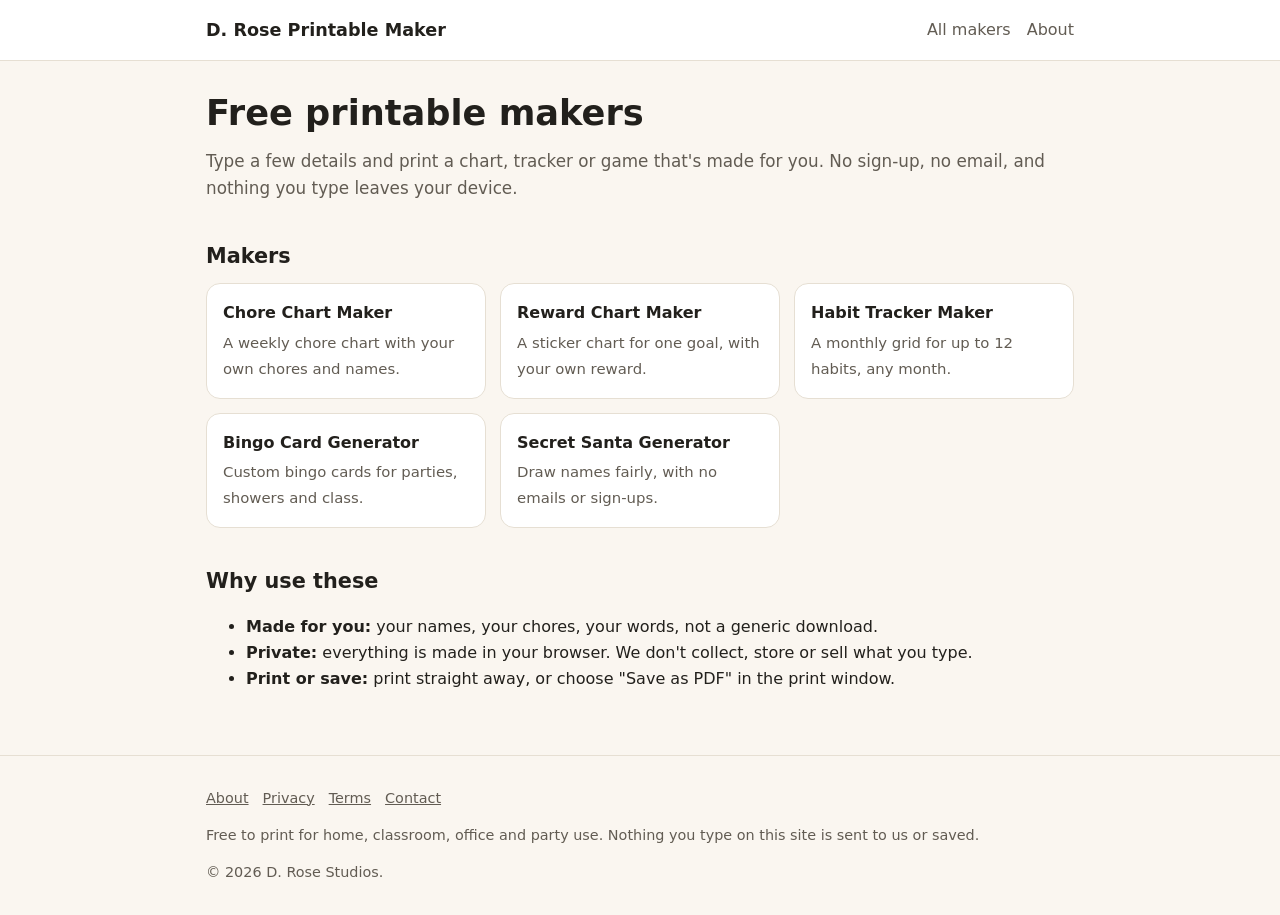
<file: index.html>
<!doctype html>
<html lang="en"><head><meta charset="utf-8"><meta name="viewport" content="width=device-width,initial-scale=1">
<title>D. Rose Printable Maker: Free Custom Chore Charts, Bingo Cards and More</title><meta name="description" content="Free printable makers: chore charts, reward charts, habit trackers, custom bingo cards and a Secret Santa generator. No sign-up and nothing is stored.">
<link rel="canonical" href="https://2vndjmv4cn-cloud.github.io/printable-maker/"><meta name="referrer" content="strict-origin-when-cross-origin">
<meta http-equiv="Content-Security-Policy" content="default-src 'self'; img-src 'self' data:; style-src 'self'; script-src 'self'; form-action 'none'; base-uri 'self'">
<meta property="og:title" content="D. Rose Printable Maker: Free Custom Chore Charts, Bingo Cards and More"><meta property="og:description" content="Free printable makers: chore charts, reward charts, habit trackers, custom bingo cards and a Secret Santa generator. No sign-up and nothing is stored."><meta property="og:type" content="website"><meta property="og:url" content="https://2vndjmv4cn-cloud.github.io/printable-maker/">
<link rel="stylesheet" href="css/style.css"></head>
<body><a class="skip" href="#main">Skip to content</a>
<header class="site"><div class="wrap"><a class="brand" href="./">D. Rose Printable Maker</a><nav class="top" aria-label="Main"><a href="./#makers">All makers</a><a href="about.html">About</a></nav></div></header>
<main id="main" class="wrap">
<h1>Free printable makers</h1><p class="lead">Type a few details and print a chart, tracker or game that's made for you. No sign-up, no email, and nothing you type leaves your device.</p>
<h2 id="makers">Makers</h2><div class="grid"><a class="tile" href="chore-chart-maker.html"><strong>Chore Chart Maker</strong><span>A weekly chore chart with your own chores and names.</span></a><a class="tile" href="reward-chart-maker.html"><strong>Reward Chart Maker</strong><span>A sticker chart for one goal, with your own reward.</span></a><a class="tile" href="habit-tracker-maker.html"><strong>Habit Tracker Maker</strong><span>A monthly grid for up to 12 habits, any month.</span></a><a class="tile" href="bingo-card-generator.html"><strong>Bingo Card Generator</strong><span>Custom bingo cards for parties, showers and class.</span></a><a class="tile" href="secret-santa-generator.html"><strong>Secret Santa Generator</strong><span>Draw names fairly, with no emails or sign-ups.</span></a></div>
<h2>Why use these</h2><ul><li><strong>Made for you:</strong> your names, your chores, your words, not a generic download.</li><li><strong>Private:</strong> everything is made in your browser. We don't collect, store or sell what you type.</li><li><strong>Print or save:</strong> print straight away, or choose "Save as PDF" in the print window.</li></ul>
</main>
<footer class="site"><div class="wrap"><p><a href="about.html">About</a><a href="privacy.html">Privacy</a><a href="terms.html">Terms</a><a href="contact.html">Contact</a></p>
<p>Free to print for home, classroom, office and party use. Nothing you type on this site is sent to us or saved.</p>
<p>&copy; 2026 D. Rose Studios.</p></div></footer>
</body></html>
</file>
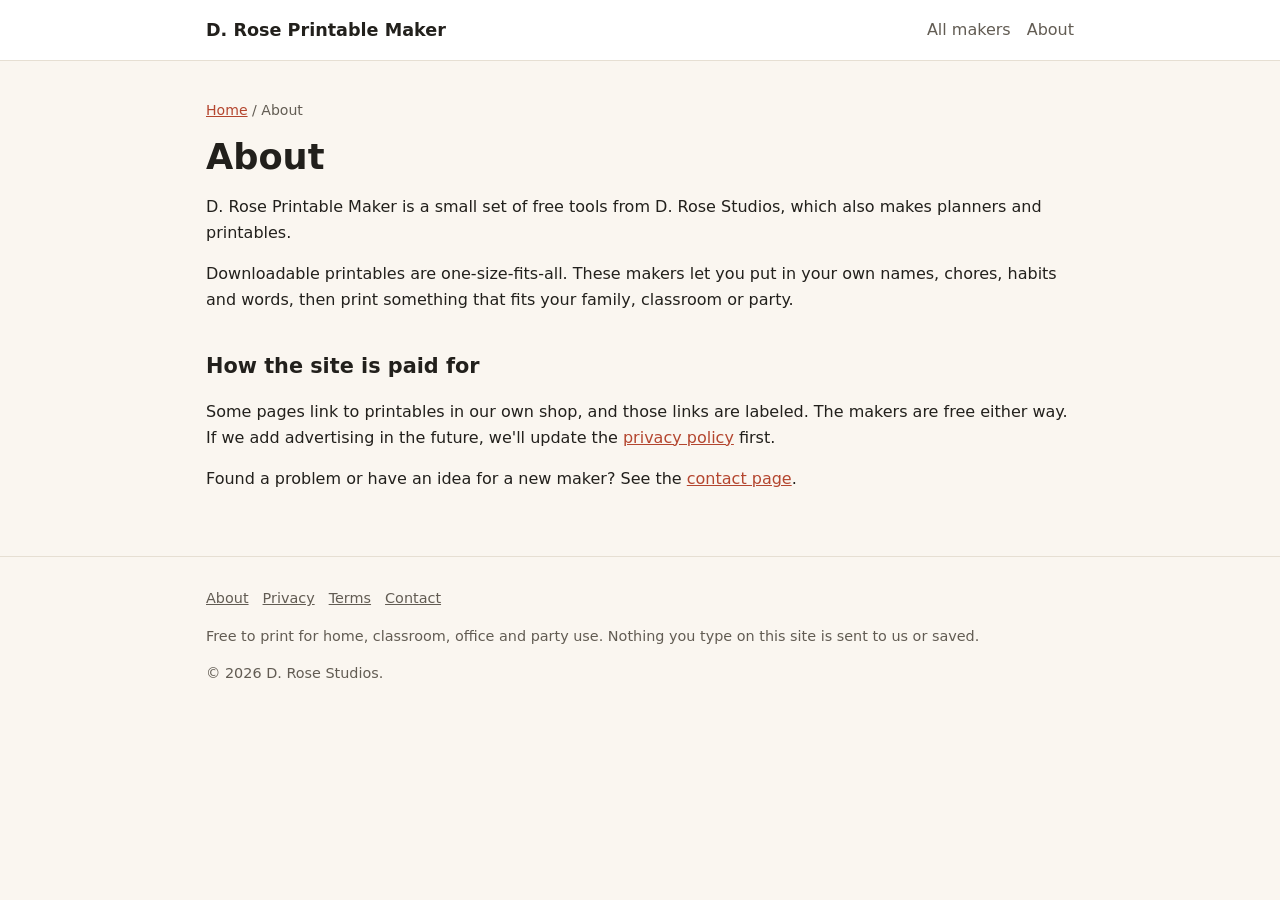
<file: about.html>
<!doctype html>
<html lang="en"><head><meta charset="utf-8"><meta name="viewport" content="width=device-width,initial-scale=1">
<title>About | D. Rose Printable Maker</title><meta name="description" content="About D. Rose Printable Maker: free custom printables from D. Rose Studios.">
<link rel="canonical" href="https://2vndjmv4cn-cloud.github.io/printable-maker/about.html"><meta name="referrer" content="strict-origin-when-cross-origin">
<meta http-equiv="Content-Security-Policy" content="default-src 'self'; img-src 'self' data:; style-src 'self'; script-src 'self'; form-action 'none'; base-uri 'self'">
<meta property="og:title" content="About | D. Rose Printable Maker"><meta property="og:description" content="About D. Rose Printable Maker: free custom printables from D. Rose Studios."><meta property="og:type" content="website"><meta property="og:url" content="https://2vndjmv4cn-cloud.github.io/printable-maker/about.html">
<link rel="stylesheet" href="css/style.css"></head>
<body><a class="skip" href="#main">Skip to content</a>
<header class="site"><div class="wrap"><a class="brand" href="./">D. Rose Printable Maker</a><nav class="top" aria-label="Main"><a href="./#makers">All makers</a><a href="about.html">About</a></nav></div></header>
<main id="main" class="wrap"><p class="hint crumbs"><a href="./">Home</a> / About</p>
<h1>About</h1><p>D. Rose Printable Maker is a small set of free tools from D. Rose Studios, which also makes planners and printables.</p>
<p>Downloadable printables are one-size-fits-all. These makers let you put in your own names, chores, habits and words, then print something that fits your family, classroom or party.</p>
<h2>How the site is paid for</h2><p>Some pages link to printables in our own shop, and those links are labeled. The makers are free either way. If we add advertising in the future, we'll update the <a href="privacy.html">privacy policy</a> first.</p>
<p>Found a problem or have an idea for a new maker? See the <a href="contact.html">contact page</a>.</p>
</main>
<footer class="site"><div class="wrap"><p><a href="about.html">About</a><a href="privacy.html">Privacy</a><a href="terms.html">Terms</a><a href="contact.html">Contact</a></p>
<p>Free to print for home, classroom, office and party use. Nothing you type on this site is sent to us or saved.</p>
<p>&copy; 2026 D. Rose Studios.</p></div></footer>
</body></html>
</file>
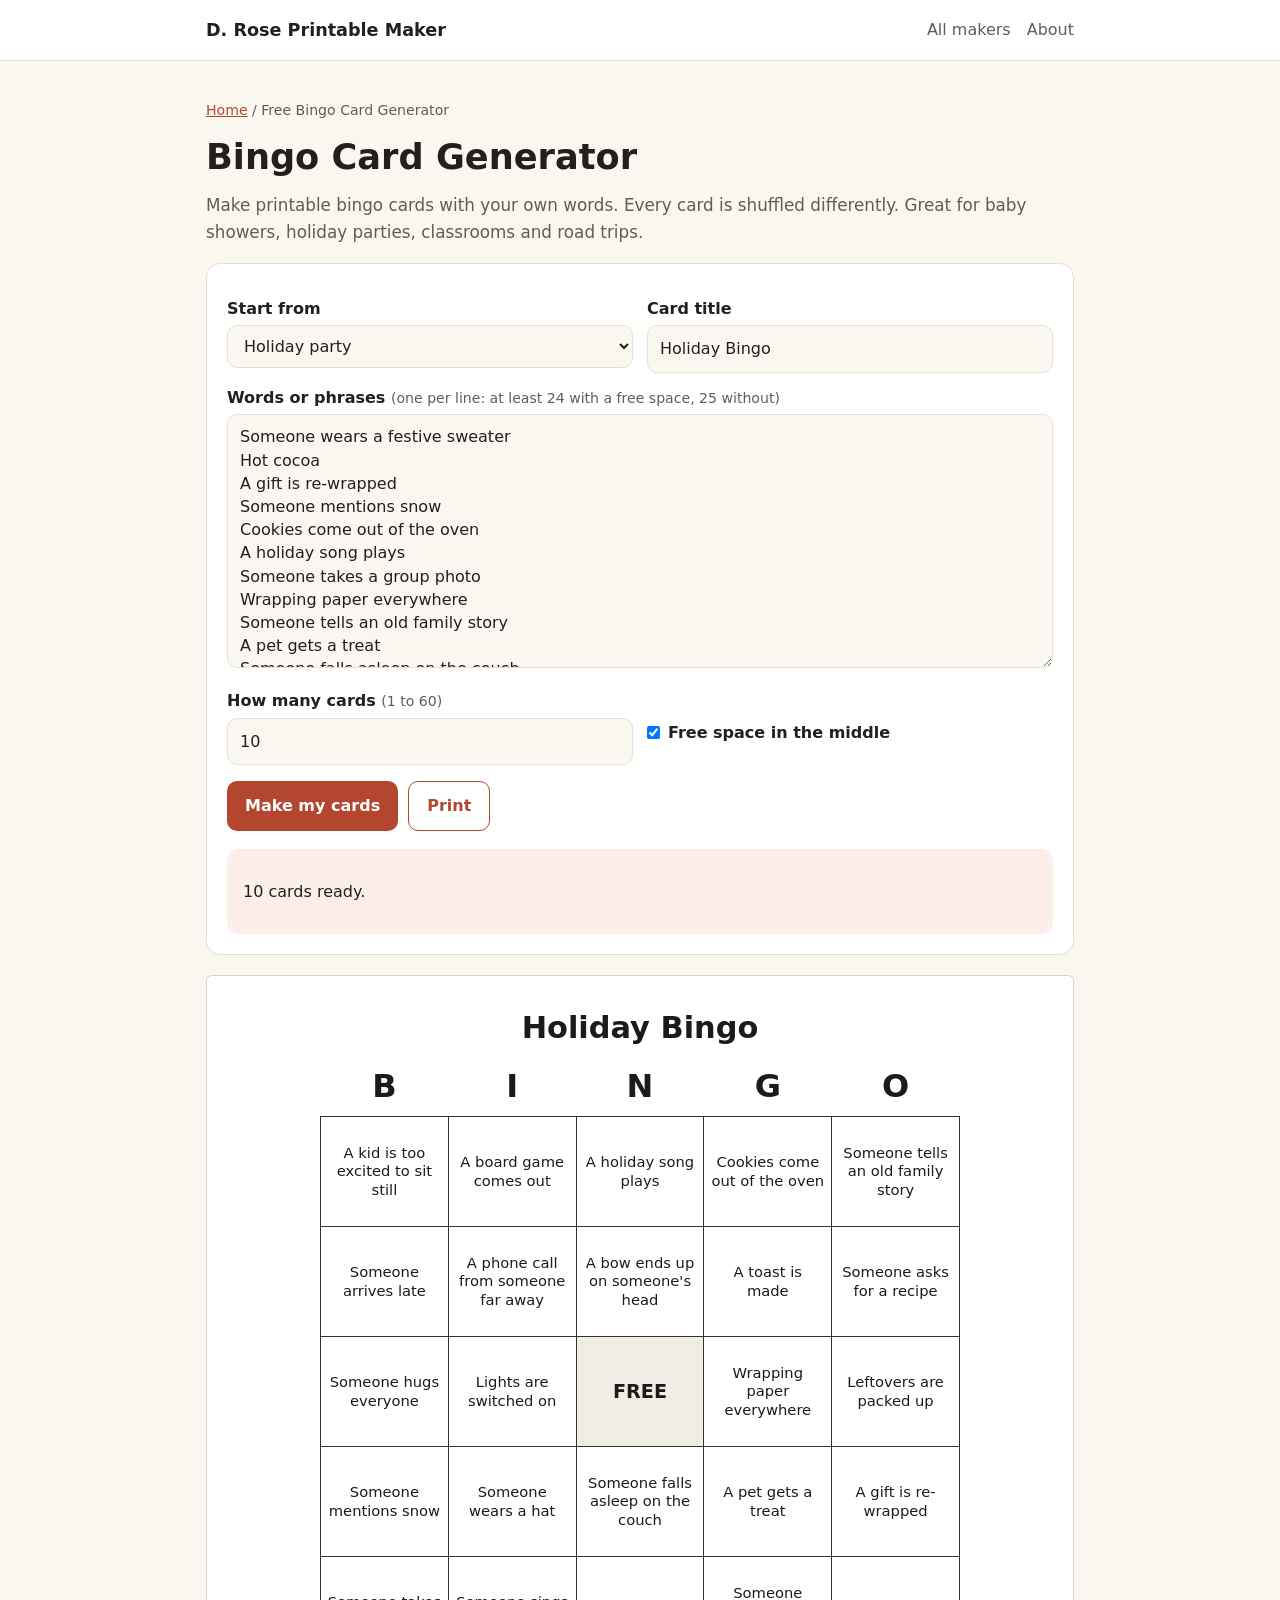
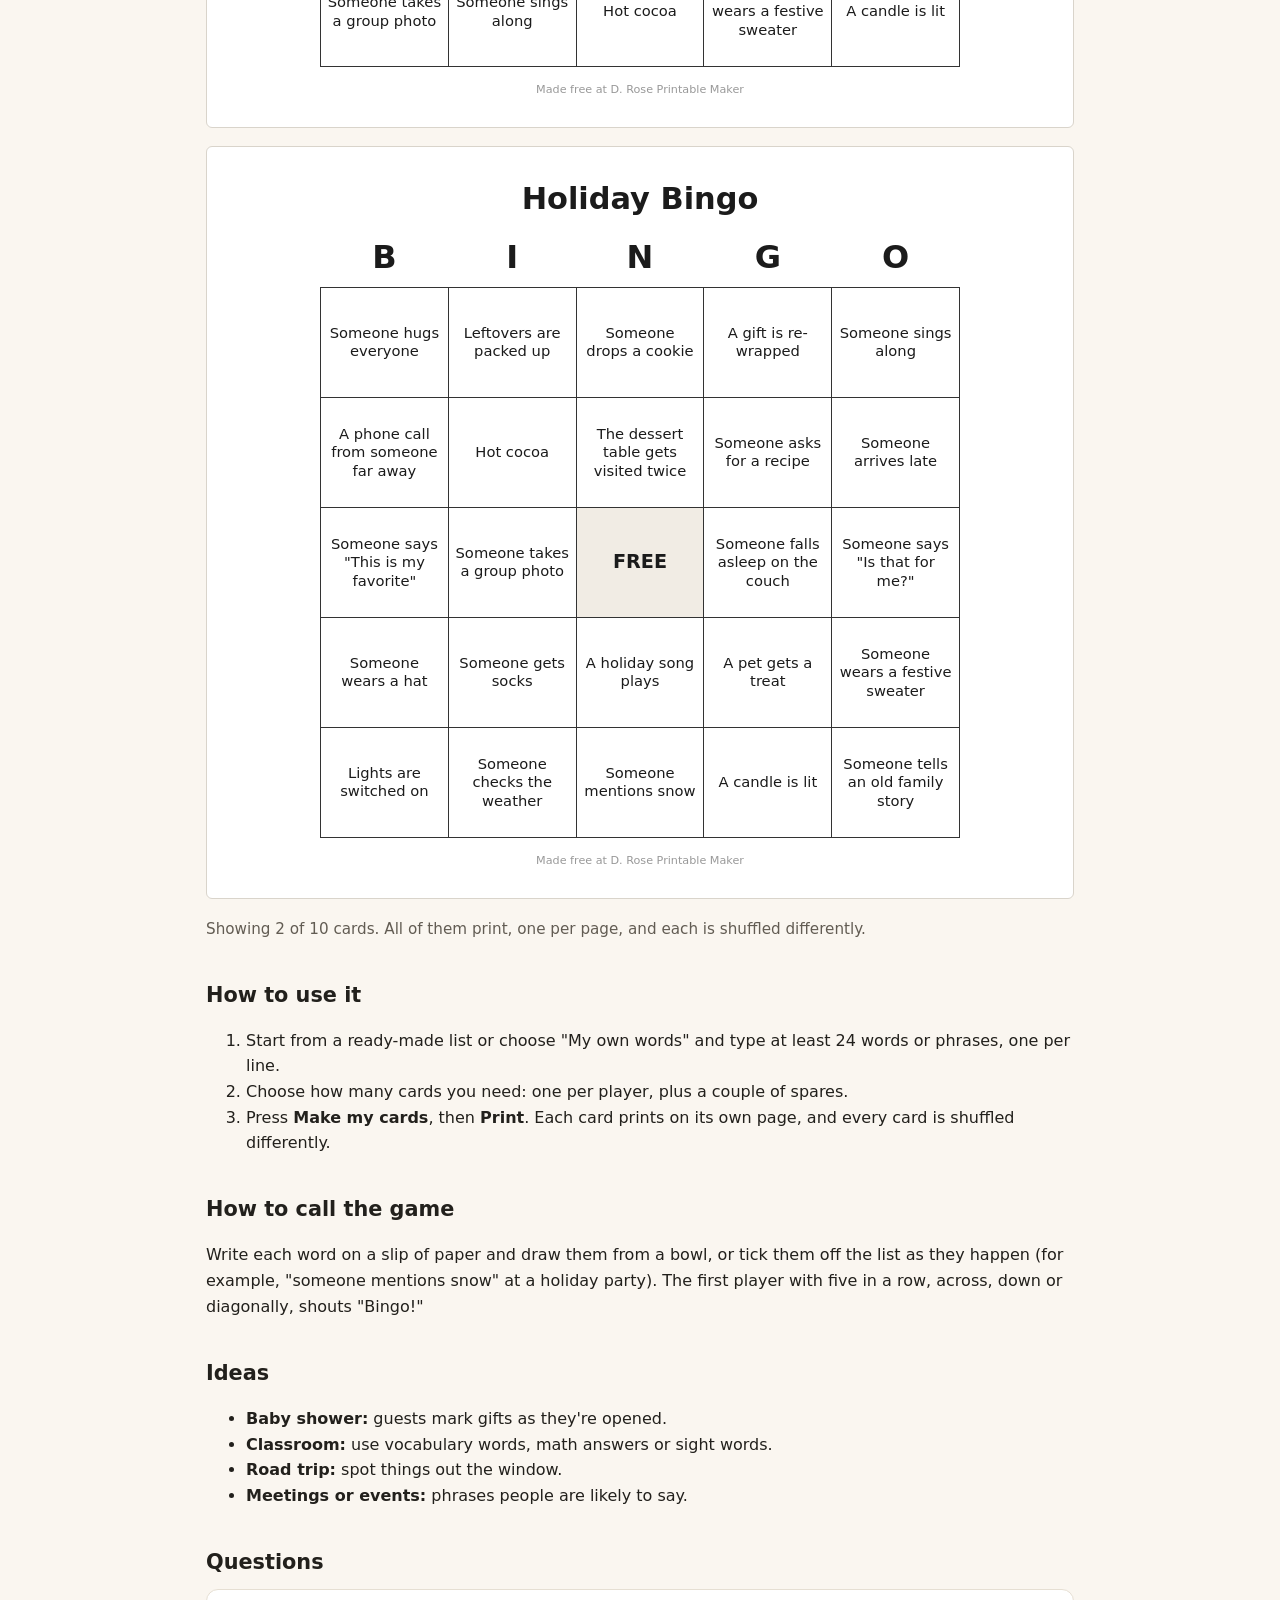
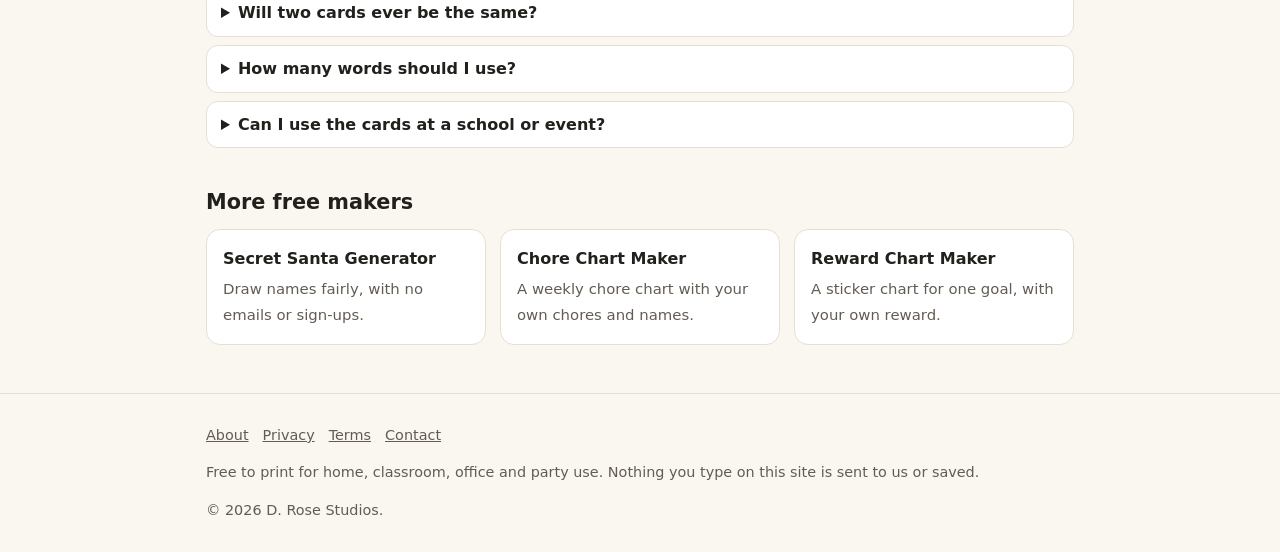
<file: bingo-card-generator.html>
<!doctype html>
<html lang="en"><head><meta charset="utf-8"><meta name="viewport" content="width=device-width,initial-scale=1">
<title>Free Bingo Card Generator: Printable Custom Bingo Cards | D. Rose Printable Maker</title><meta name="description" content="Make free printable bingo cards with your own words. Every card is shuffled differently. Great for baby showers, holiday parties, classrooms and road trips.">
<link rel="canonical" href="https://2vndjmv4cn-cloud.github.io/printable-maker/bingo-card-generator.html"><meta name="referrer" content="strict-origin-when-cross-origin">
<meta http-equiv="Content-Security-Policy" content="default-src 'self'; img-src 'self' data:; style-src 'self'; script-src 'self'; form-action 'none'; base-uri 'self'">
<meta property="og:title" content="Free Bingo Card Generator: Printable Custom Bingo Cards | D. Rose Printable Maker"><meta property="og:description" content="Make free printable bingo cards with your own words. Every card is shuffled differently. Great for baby showers, holiday parties, classrooms and road trips."><meta property="og:type" content="website"><meta property="og:url" content="https://2vndjmv4cn-cloud.github.io/printable-maker/bingo-card-generator.html">
<link rel="stylesheet" href="css/style.css"><script src="js/gen.js" defer></script><script src="js/makers.js" defer></script></head>
<body data-tool="bingo"><a class="skip" href="#main">Skip to content</a>
<header class="site"><div class="wrap"><a class="brand" href="./">D. Rose Printable Maker</a><nav class="top" aria-label="Main"><a href="./#makers">All makers</a><a href="about.html">About</a></nav></div></header>
<main id="main" class="wrap"><p class="hint crumbs"><a href="./">Home</a> / Free Bingo Card Generator</p>
<h1>Bingo Card Generator</h1><p class="lead">Make printable bingo cards with your own words. Every card is shuffled differently. Great for baby showers, holiday parties, classrooms and road trips.</p>
<form id="f" class="card" novalidate><div class="row"><div><label for="preset">Start from</label><select id="preset"><option value="holiday" selected>Holiday party</option><option value="baby">Baby shower</option><option value="road">Road trip</option><option value="blank">My own words</option></select></div><div><label for="title">Card title</label><input id="title" name="title" inputmode="text" value="Holiday Bingo" maxlength="60" autocomplete="off"></div></div><div><label for="words">Words or phrases <span class=hint>(one per line: at least 24 with a free space, 25 without)</span></label><textarea id="words" name="words" rows="10" autocomplete="off" spellcheck="true"></textarea></div><div class="row"><div><label for="count">How many cards <span class=hint>(1 to 60)</span></label><input id="count" name="count" inputmode="numeric" value="10" maxlength="2" autocomplete="off"></div><div><label class="check"><input type="checkbox" id="free" checked> Free space in the middle</label></div></div><div class="actions"><button type="submit">Make my cards</button><button type="button" id="print" class="ghost" hidden>Print</button></div><div id="msg" class="results" aria-live="polite"></div></form>
<section id="sheets" class="sheets" aria-label="Preview"></section>
<h2>How to use it</h2><ol><li>Start from a ready-made list or choose "My own words" and type at least 24 words or phrases, one per line.</li>
<li>Choose how many cards you need: one per player, plus a couple of spares.</li>
<li>Press <strong>Make my cards</strong>, then <strong>Print</strong>. Each card prints on its own page, and every card is shuffled differently.</li></ol>
<h2>How to call the game</h2><p>Write each word on a slip of paper and draw them from a bowl, or tick them off the list as they happen (for example, "someone mentions snow" at a holiday party). The first player with five in a row, across, down or diagonally, shouts "Bingo!"</p>
<h2>Ideas</h2><ul><li><strong>Baby shower:</strong> guests mark gifts as they're opened.</li><li><strong>Classroom:</strong> use vocabulary words, math answers or sight words.</li><li><strong>Road trip:</strong> spot things out the window.</li><li><strong>Meetings or events:</strong> phrases people are likely to say.</li></ul><h2>Questions</h2><details><summary>Will two cards ever be the same?</summary><p>No. The generator checks every card and never prints the same layout twice.</p></details><details><summary>How many words should I use?</summary><p>24 is the minimum with a free space. Using 30 to 50 makes the cards more varied, so games don't all end at once.</p></details><details><summary>Can I use the cards at a school or event?</summary><p>Yes. Print as many as you need for home, classroom, office or party use.</p></details><h2>More free makers</h2><div class="grid"><a class="tile" href="secret-santa-generator.html"><strong>Secret Santa Generator</strong><span>Draw names fairly, with no emails or sign-ups.</span></a><a class="tile" href="chore-chart-maker.html"><strong>Chore Chart Maker</strong><span>A weekly chore chart with your own chores and names.</span></a><a class="tile" href="reward-chart-maker.html"><strong>Reward Chart Maker</strong><span>A sticker chart for one goal, with your own reward.</span></a></div>
</main>
<footer class="site"><div class="wrap"><p><a href="about.html">About</a><a href="privacy.html">Privacy</a><a href="terms.html">Terms</a><a href="contact.html">Contact</a></p>
<p>Free to print for home, classroom, office and party use. Nothing you type on this site is sent to us or saved.</p>
<p>&copy; 2026 D. Rose Studios.</p></div></footer>
</body></html>
</file>
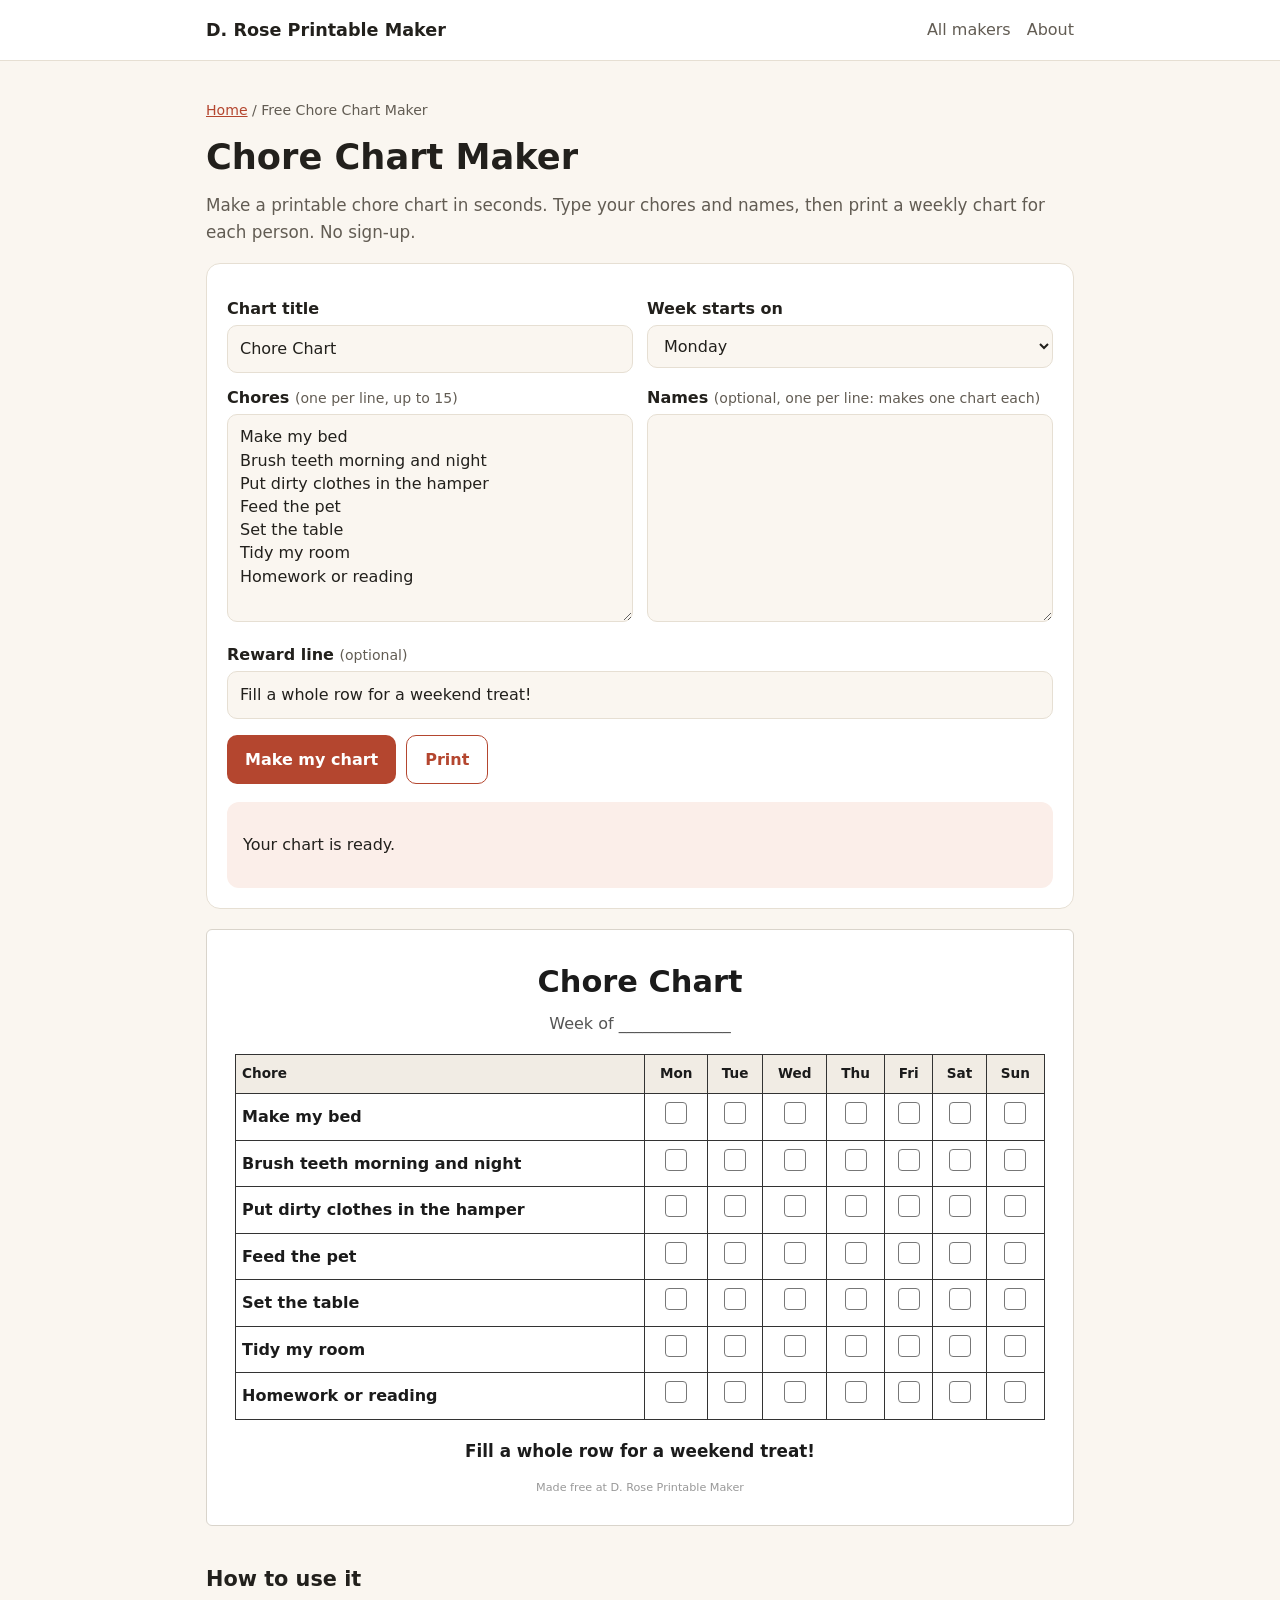
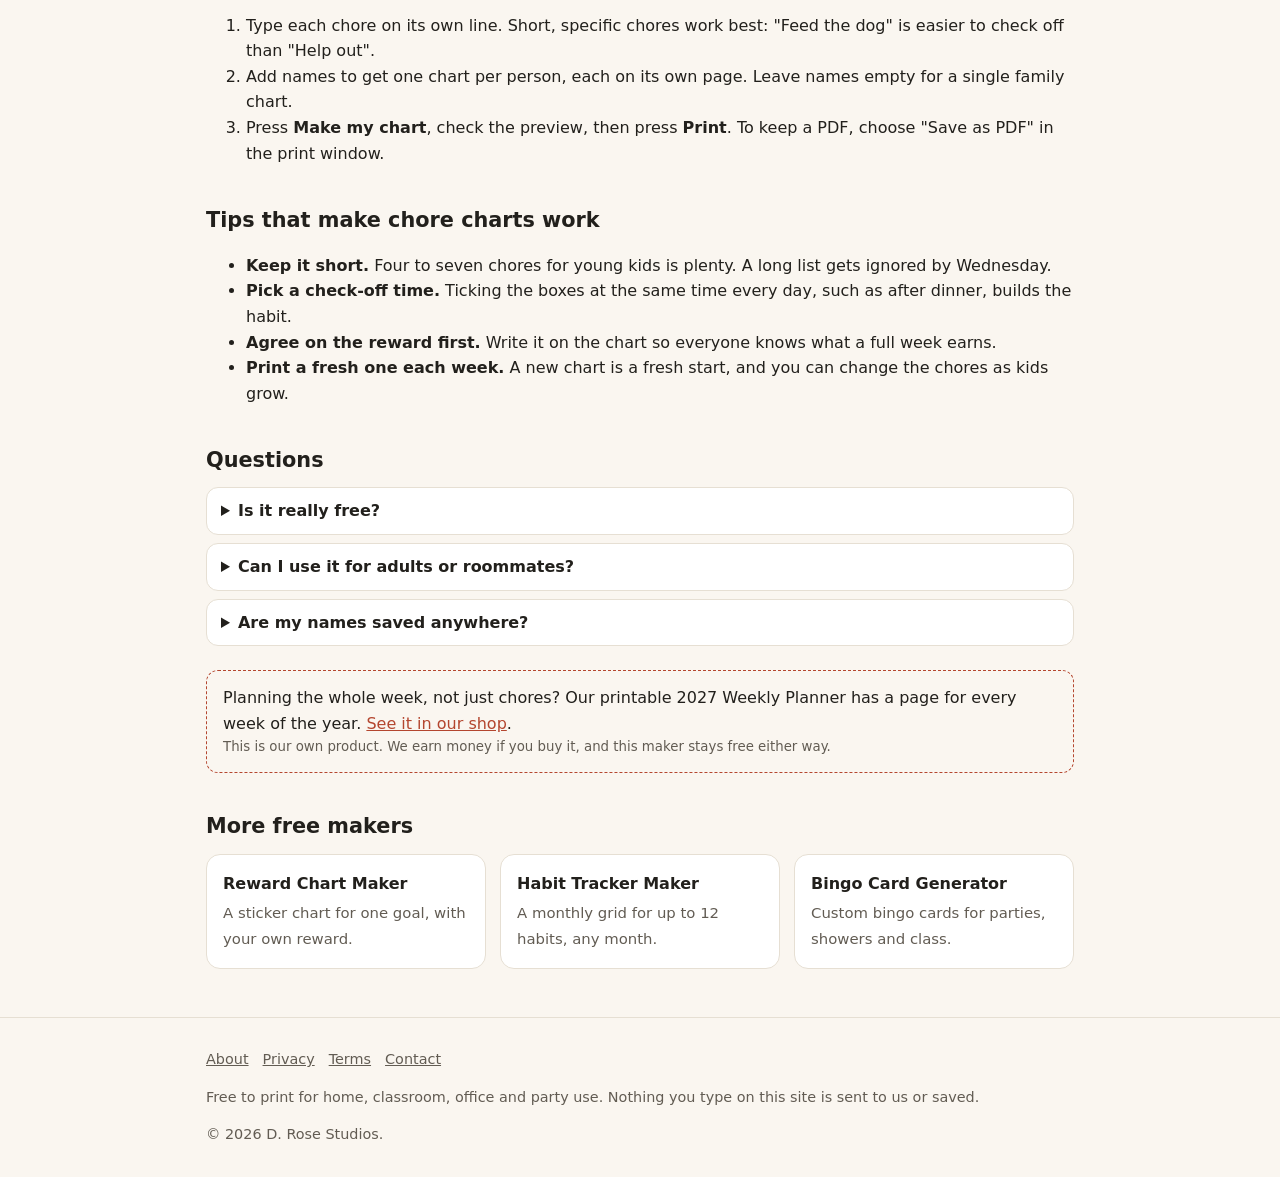
<file: chore-chart-maker.html>
<!doctype html>
<html lang="en"><head><meta charset="utf-8"><meta name="viewport" content="width=device-width,initial-scale=1">
<title>Free Chore Chart Maker: Printable Weekly Chore Chart | D. Rose Printable Maker</title><meta name="description" content="Make a free printable chore chart in seconds. Type your chores and names, then print a weekly chart for each person. No sign-up.">
<link rel="canonical" href="https://2vndjmv4cn-cloud.github.io/printable-maker/chore-chart-maker.html"><meta name="referrer" content="strict-origin-when-cross-origin">
<meta http-equiv="Content-Security-Policy" content="default-src 'self'; img-src 'self' data:; style-src 'self'; script-src 'self'; form-action 'none'; base-uri 'self'">
<meta property="og:title" content="Free Chore Chart Maker: Printable Weekly Chore Chart | D. Rose Printable Maker"><meta property="og:description" content="Make a free printable chore chart in seconds. Type your chores and names, then print a weekly chart for each person. No sign-up."><meta property="og:type" content="website"><meta property="og:url" content="https://2vndjmv4cn-cloud.github.io/printable-maker/chore-chart-maker.html">
<link rel="stylesheet" href="css/style.css"><script src="js/gen.js" defer></script><script src="js/makers.js" defer></script></head>
<body data-tool="chore"><a class="skip" href="#main">Skip to content</a>
<header class="site"><div class="wrap"><a class="brand" href="./">D. Rose Printable Maker</a><nav class="top" aria-label="Main"><a href="./#makers">All makers</a><a href="about.html">About</a></nav></div></header>
<main id="main" class="wrap"><p class="hint crumbs"><a href="./">Home</a> / Free Chore Chart Maker</p>
<h1>Chore Chart Maker</h1><p class="lead">Make a printable chore chart in seconds. Type your chores and names, then print a weekly chart for each person. No sign-up.</p>
<form id="f" class="card" novalidate><div class="row"><div><label for="title">Chart title</label><input id="title" name="title" inputmode="text" value="Chore Chart" maxlength="60" autocomplete="off"></div><div><label for="start">Week starts on</label><select id="start"><option value="mon" selected>Monday</option><option value="sun">Sunday</option></select></div></div><div class="row"><div><label for="chores">Chores <span class=hint>(one per line, up to 15)</span></label><textarea id="chores" name="chores" rows="8" autocomplete="off" spellcheck="true">Make my bed
Brush teeth morning and night
Put dirty clothes in the hamper
Feed the pet
Set the table
Tidy my room
Homework or reading</textarea></div><div><label for="names">Names <span class=hint>(optional, one per line: makes one chart each)</span></label><textarea id="names" name="names" rows="8" autocomplete="off" spellcheck="true"></textarea></div></div><div><label for="reward">Reward line <span class=hint>(optional)</span></label><input id="reward" name="reward" inputmode="text" value="Fill a whole row for a weekend treat!" maxlength="80" autocomplete="off"></div><div class="actions"><button type="submit">Make my chart</button><button type="button" id="print" class="ghost" hidden>Print</button></div><div id="msg" class="results" aria-live="polite"></div></form>
<section id="sheets" class="sheets" aria-label="Preview"></section>
<h2>How to use it</h2><ol><li>Type each chore on its own line. Short, specific chores work best: "Feed the dog" is easier to check off than "Help out".</li>
<li>Add names to get one chart per person, each on its own page. Leave names empty for a single family chart.</li>
<li>Press <strong>Make my chart</strong>, check the preview, then press <strong>Print</strong>. To keep a PDF, choose "Save as PDF" in the print window.</li></ol>
<h2>Tips that make chore charts work</h2><ul><li><strong>Keep it short.</strong> Four to seven chores for young kids is plenty. A long list gets ignored by Wednesday.</li>
<li><strong>Pick a check-off time.</strong> Ticking the boxes at the same time every day, such as after dinner, builds the habit.</li>
<li><strong>Agree on the reward first.</strong> Write it on the chart so everyone knows what a full week earns.</li>
<li><strong>Print a fresh one each week.</strong> A new chart is a fresh start, and you can change the chores as kids grow.</li></ul><h2>Questions</h2><details><summary>Is it really free?</summary><p>Yes. Make and print as many charts as you like, for your family or a classroom. There's no sign-up.</p></details><details><summary>Can I use it for adults or roommates?</summary><p>Yes. Change the title to something like "House Jobs" and add each person's name.</p></details><details><summary>Are my names saved anywhere?</summary><p>No. Everything happens in your browser. When you leave the page, it's gone.</p></details><div class="shop">Planning the whole week, not just chores? Our printable 2027 Weekly Planner has a page for every week of the year. <a href="https://drosestudio.gumroad.com/l/weekly-planner-printable-2027">See it in our shop</a>.<small>This is our own product. We earn money if you buy it, and this maker stays free either way.</small></div><h2>More free makers</h2><div class="grid"><a class="tile" href="reward-chart-maker.html"><strong>Reward Chart Maker</strong><span>A sticker chart for one goal, with your own reward.</span></a><a class="tile" href="habit-tracker-maker.html"><strong>Habit Tracker Maker</strong><span>A monthly grid for up to 12 habits, any month.</span></a><a class="tile" href="bingo-card-generator.html"><strong>Bingo Card Generator</strong><span>Custom bingo cards for parties, showers and class.</span></a></div>
</main>
<footer class="site"><div class="wrap"><p><a href="about.html">About</a><a href="privacy.html">Privacy</a><a href="terms.html">Terms</a><a href="contact.html">Contact</a></p>
<p>Free to print for home, classroom, office and party use. Nothing you type on this site is sent to us or saved.</p>
<p>&copy; 2026 D. Rose Studios.</p></div></footer>
</body></html>
</file>
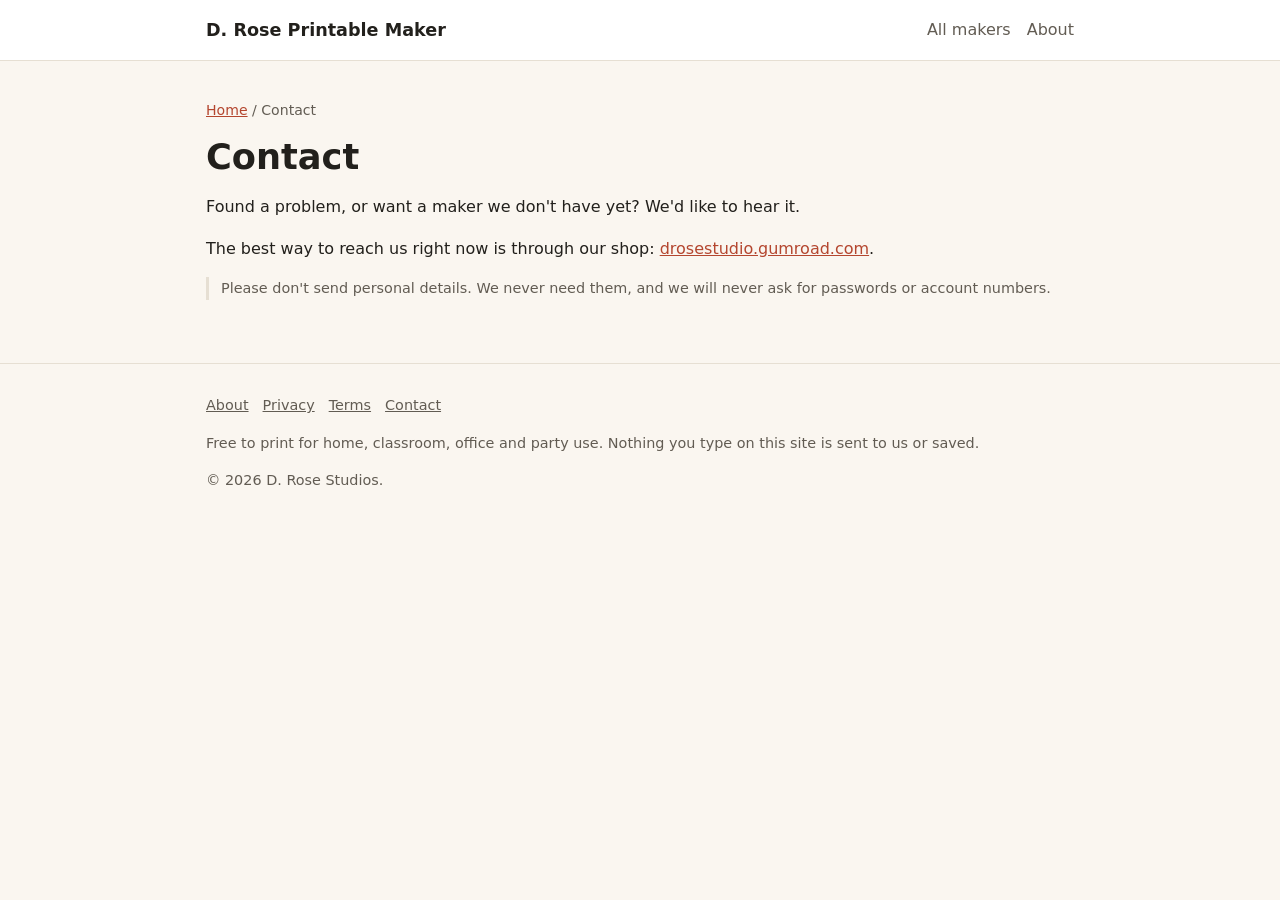
<file: contact.html>
<!doctype html>
<html lang="en"><head><meta charset="utf-8"><meta name="viewport" content="width=device-width,initial-scale=1">
<title>Contact | D. Rose Printable Maker</title><meta name="description" content="How to contact D. Rose Studios.">
<link rel="canonical" href="https://2vndjmv4cn-cloud.github.io/printable-maker/contact.html"><meta name="referrer" content="strict-origin-when-cross-origin">
<meta http-equiv="Content-Security-Policy" content="default-src 'self'; img-src 'self' data:; style-src 'self'; script-src 'self'; form-action 'none'; base-uri 'self'">
<meta property="og:title" content="Contact | D. Rose Printable Maker"><meta property="og:description" content="How to contact D. Rose Studios."><meta property="og:type" content="website"><meta property="og:url" content="https://2vndjmv4cn-cloud.github.io/printable-maker/contact.html">
<link rel="stylesheet" href="css/style.css"></head>
<body><a class="skip" href="#main">Skip to content</a>
<header class="site"><div class="wrap"><a class="brand" href="./">D. Rose Printable Maker</a><nav class="top" aria-label="Main"><a href="./#makers">All makers</a><a href="about.html">About</a></nav></div></header>
<main id="main" class="wrap"><p class="hint crumbs"><a href="./">Home</a> / Contact</p>
<h1>Contact</h1><p>Found a problem, or want a maker we don't have yet? We'd like to hear it.</p>
<p>The best way to reach us right now is through our shop: <a href="https://drosestudio.gumroad.com">drosestudio.gumroad.com</a>.</p>
<p class="note">Please don't send personal details. We never need them, and we will never ask for passwords or account numbers.</p>
</main>
<footer class="site"><div class="wrap"><p><a href="about.html">About</a><a href="privacy.html">Privacy</a><a href="terms.html">Terms</a><a href="contact.html">Contact</a></p>
<p>Free to print for home, classroom, office and party use. Nothing you type on this site is sent to us or saved.</p>
<p>&copy; 2026 D. Rose Studios.</p></div></footer>
</body></html>
</file>
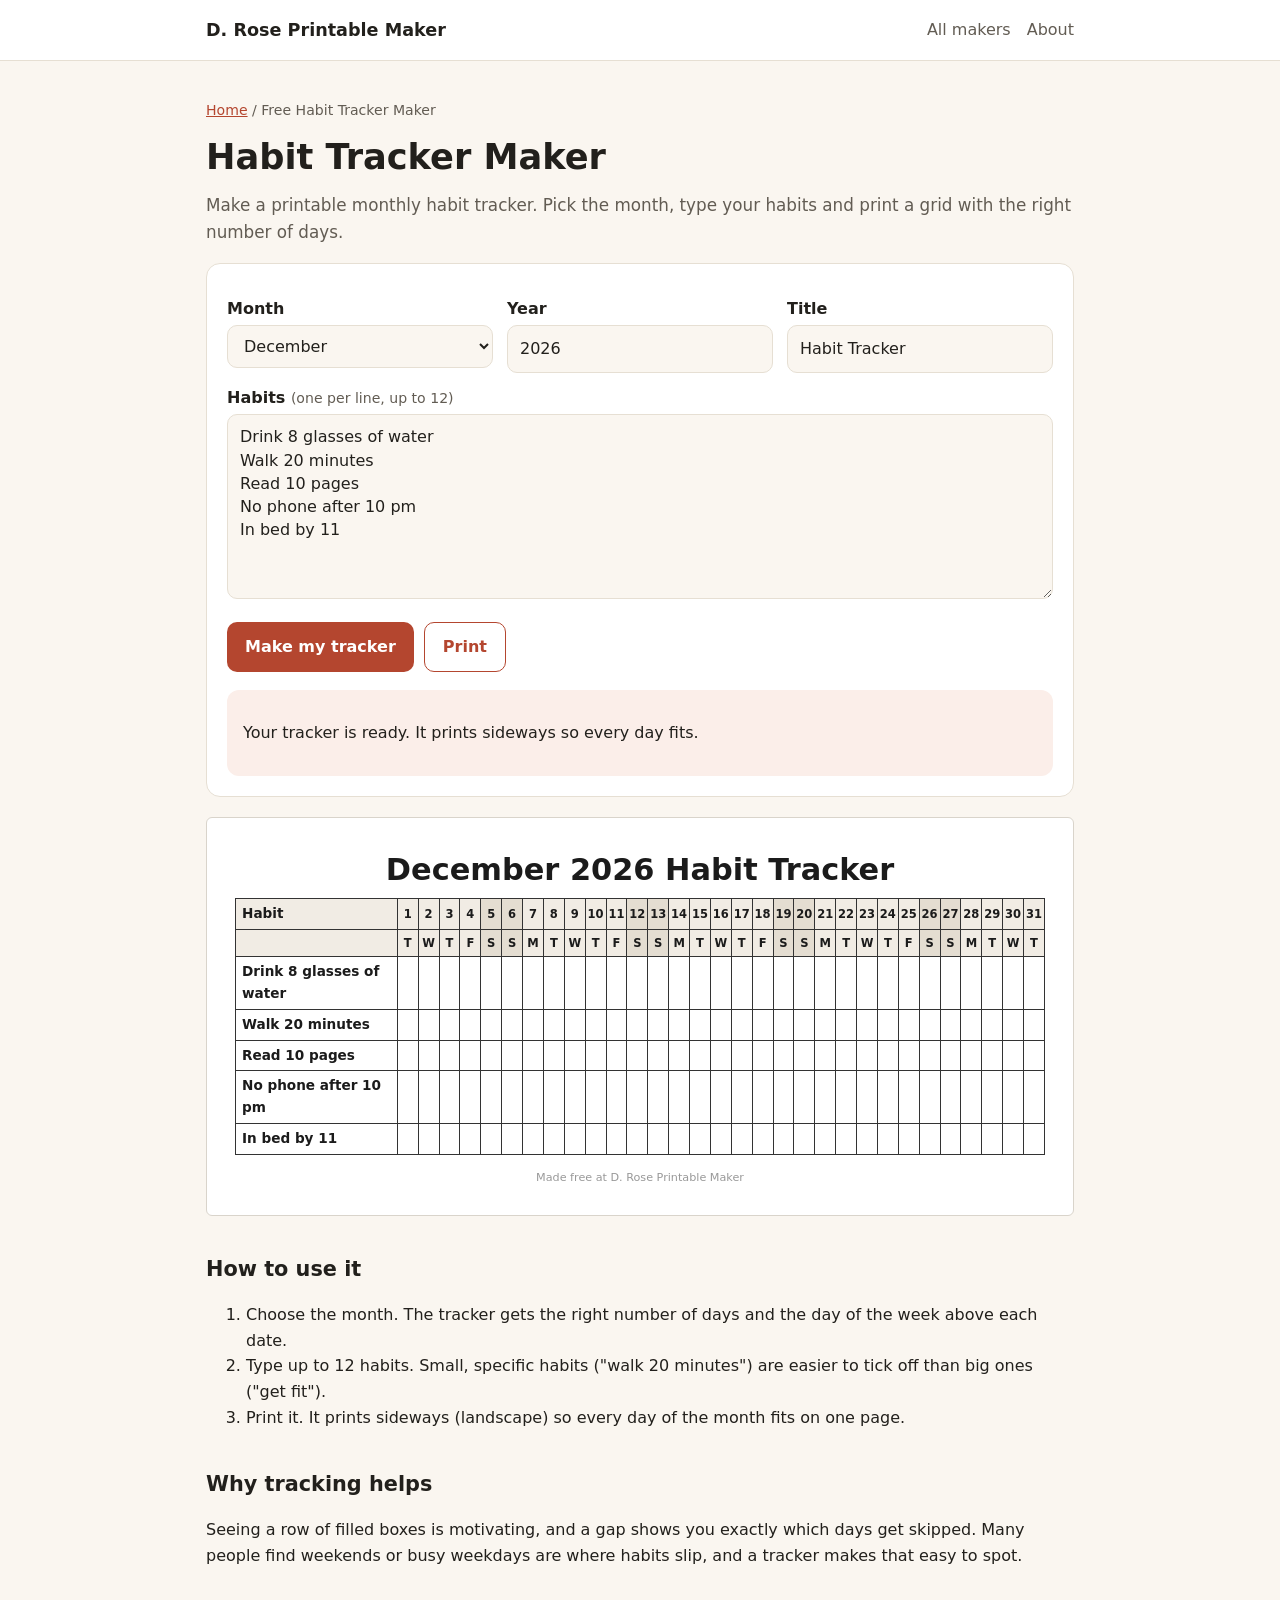
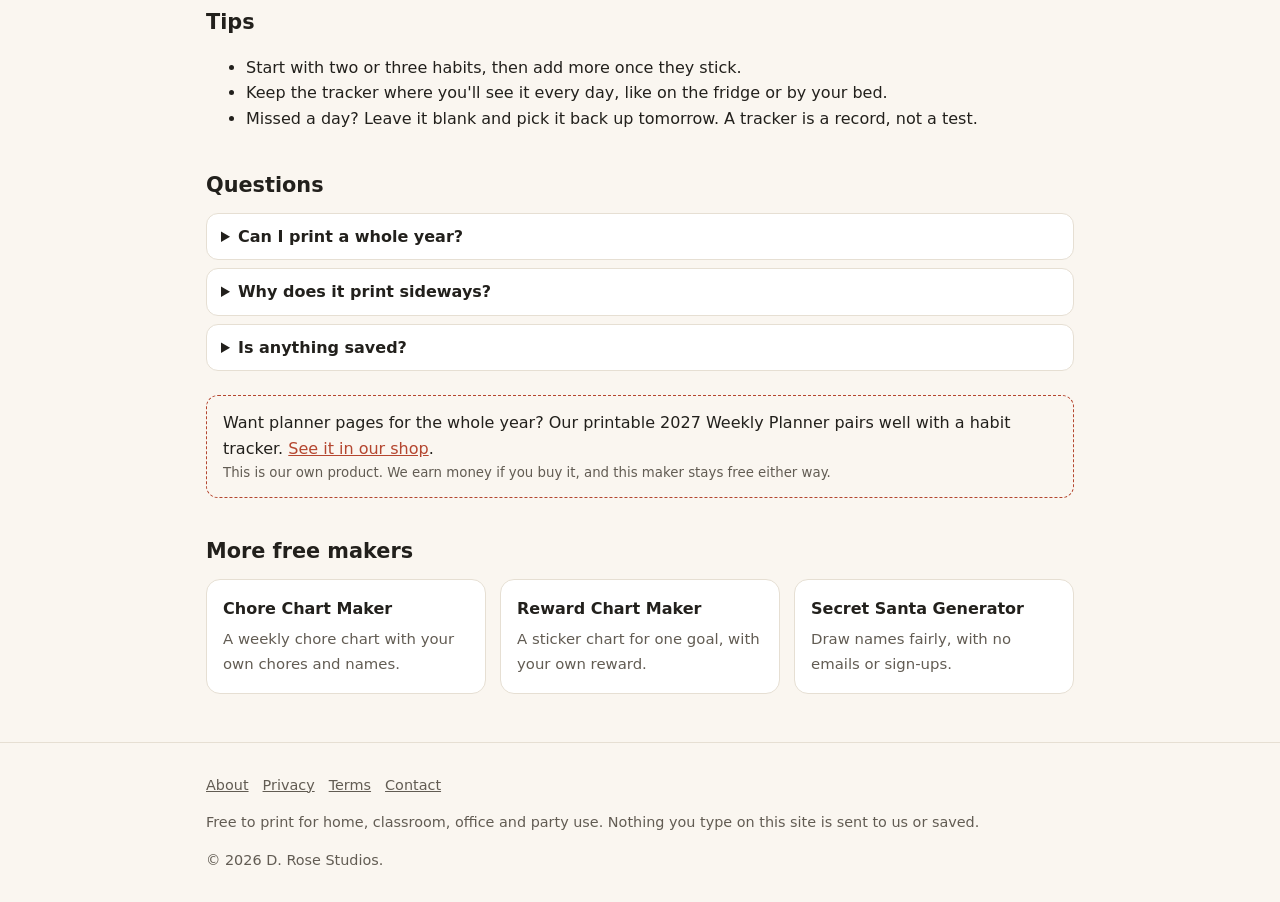
<file: habit-tracker-maker.html>
<!doctype html>
<html lang="en"><head><meta charset="utf-8"><meta name="viewport" content="width=device-width,initial-scale=1">
<title>Free Habit Tracker Maker: Printable Monthly Habit Tracker | D. Rose Printable Maker</title><meta name="description" content="Make a free printable monthly habit tracker. Pick the month, type your habits and print a grid with the right number of days.">
<link rel="canonical" href="https://2vndjmv4cn-cloud.github.io/printable-maker/habit-tracker-maker.html"><meta name="referrer" content="strict-origin-when-cross-origin">
<meta http-equiv="Content-Security-Policy" content="default-src 'self'; img-src 'self' data:; style-src 'self'; script-src 'self'; form-action 'none'; base-uri 'self'">
<meta property="og:title" content="Free Habit Tracker Maker: Printable Monthly Habit Tracker | D. Rose Printable Maker"><meta property="og:description" content="Make a free printable monthly habit tracker. Pick the month, type your habits and print a grid with the right number of days."><meta property="og:type" content="website"><meta property="og:url" content="https://2vndjmv4cn-cloud.github.io/printable-maker/habit-tracker-maker.html">
<link rel="stylesheet" href="css/style.css"><script src="js/gen.js" defer></script><script src="js/makers.js" defer></script></head>
<body data-tool="habit"><a class="skip" href="#main">Skip to content</a>
<header class="site"><div class="wrap"><a class="brand" href="./">D. Rose Printable Maker</a><nav class="top" aria-label="Main"><a href="./#makers">All makers</a><a href="about.html">About</a></nav></div></header>
<main id="main" class="wrap"><p class="hint crumbs"><a href="./">Home</a> / Free Habit Tracker Maker</p>
<h1>Habit Tracker Maker</h1><p class="lead">Make a printable monthly habit tracker. Pick the month, type your habits and print a grid with the right number of days.</p>
<form id="f" class="card" novalidate><div class="row"><div><label for="month">Month</label><select id="month"><option value="1">January</option><option value="2">February</option><option value="3">March</option><option value="4">April</option><option value="5">May</option><option value="6">June</option><option value="7">July</option><option value="8">August</option><option value="9">September</option><option value="10">October</option><option value="11">November</option><option value="12" selected>December</option></select></div><div><label for="year">Year</label><input id="year" name="year" inputmode="numeric" value="2026" maxlength="4" autocomplete="off"></div><div><label for="title">Title</label><input id="title" name="title" inputmode="text" value="Habit Tracker" maxlength="60" autocomplete="off"></div></div><div><label for="habits">Habits <span class=hint>(one per line, up to 12)</span></label><textarea id="habits" name="habits" rows="7" autocomplete="off" spellcheck="true">Drink 8 glasses of water
Walk 20 minutes
Read 10 pages
No phone after 10 pm
In bed by 11</textarea></div><div class="actions"><button type="submit">Make my tracker</button><button type="button" id="print" class="ghost" hidden>Print</button></div><div id="msg" class="results" aria-live="polite"></div></form>
<section id="sheets" class="sheets" aria-label="Preview"></section>
<h2>How to use it</h2><ol><li>Choose the month. The tracker gets the right number of days and the day of the week above each date.</li>
<li>Type up to 12 habits. Small, specific habits ("walk 20 minutes") are easier to tick off than big ones ("get fit").</li>
<li>Print it. It prints sideways (landscape) so every day of the month fits on one page.</li></ol>
<h2>Why tracking helps</h2><p>Seeing a row of filled boxes is motivating, and a gap shows you exactly which days get skipped. Many people find weekends or busy weekdays are where habits slip, and a tracker makes that easy to spot.</p>
<h2>Tips</h2><ul><li>Start with two or three habits, then add more once they stick.</li><li>Keep the tracker where you'll see it every day, like on the fridge or by your bed.</li><li>Missed a day? Leave it blank and pick it back up tomorrow. A tracker is a record, not a test.</li></ul><h2>Questions</h2><details><summary>Can I print a whole year?</summary><p>Make one month at a time: change the month and print again. Each takes a few seconds.</p></details><details><summary>Why does it print sideways?</summary><p>Thirty-one days fit much better across a landscape page. If your printer doesn't switch on its own, choose Landscape in the print window.</p></details><details><summary>Is anything saved?</summary><p>No. Your habits stay in your browser and are gone when you leave.</p></details><div class="shop">Want planner pages for the whole year? Our printable 2027 Weekly Planner pairs well with a habit tracker. <a href="https://drosestudio.gumroad.com/l/weekly-planner-printable-2027">See it in our shop</a>.<small>This is our own product. We earn money if you buy it, and this maker stays free either way.</small></div><h2>More free makers</h2><div class="grid"><a class="tile" href="chore-chart-maker.html"><strong>Chore Chart Maker</strong><span>A weekly chore chart with your own chores and names.</span></a><a class="tile" href="reward-chart-maker.html"><strong>Reward Chart Maker</strong><span>A sticker chart for one goal, with your own reward.</span></a><a class="tile" href="secret-santa-generator.html"><strong>Secret Santa Generator</strong><span>Draw names fairly, with no emails or sign-ups.</span></a></div>
</main>
<footer class="site"><div class="wrap"><p><a href="about.html">About</a><a href="privacy.html">Privacy</a><a href="terms.html">Terms</a><a href="contact.html">Contact</a></p>
<p>Free to print for home, classroom, office and party use. Nothing you type on this site is sent to us or saved.</p>
<p>&copy; 2026 D. Rose Studios.</p></div></footer>
</body></html>
</file>
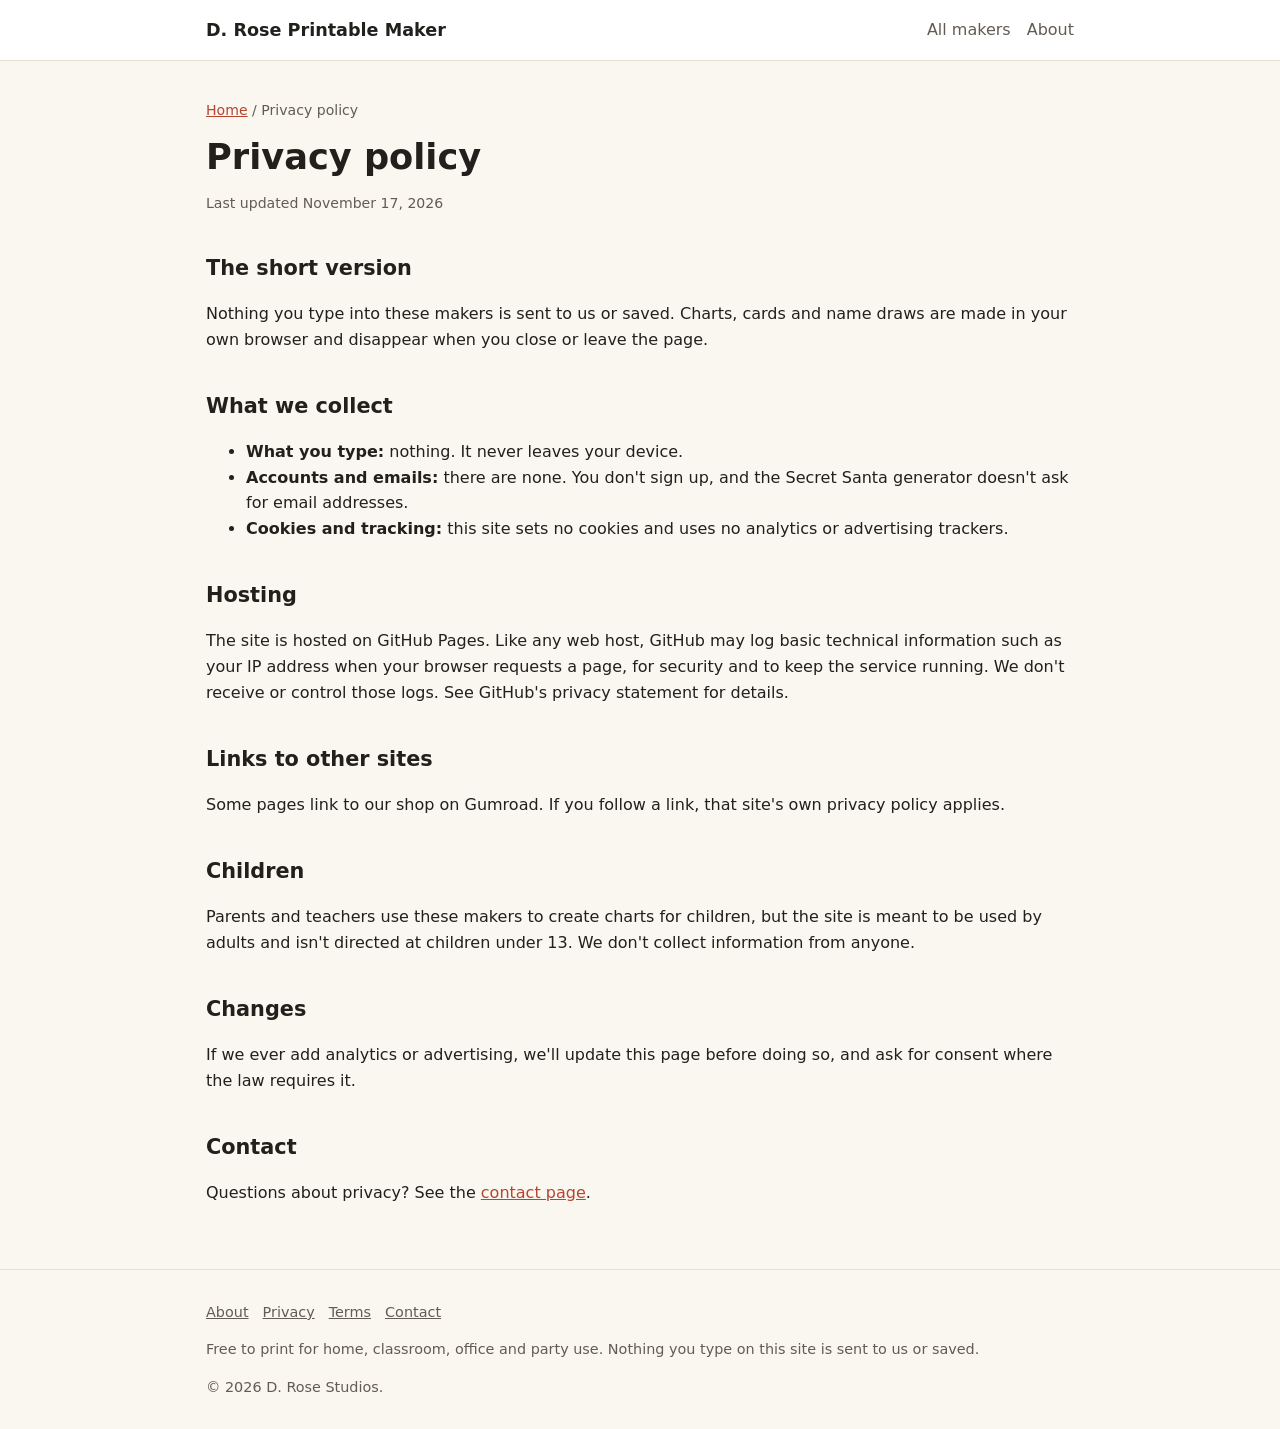
<file: privacy.html>
<!doctype html>
<html lang="en"><head><meta charset="utf-8"><meta name="viewport" content="width=device-width,initial-scale=1">
<title>Privacy policy | D. Rose Printable Maker</title><meta name="description" content="Privacy policy: nothing you type is sent or stored. No cookies, analytics or trackers.">
<link rel="canonical" href="https://2vndjmv4cn-cloud.github.io/printable-maker/privacy.html"><meta name="referrer" content="strict-origin-when-cross-origin">
<meta http-equiv="Content-Security-Policy" content="default-src 'self'; img-src 'self' data:; style-src 'self'; script-src 'self'; form-action 'none'; base-uri 'self'">
<meta property="og:title" content="Privacy policy | D. Rose Printable Maker"><meta property="og:description" content="Privacy policy: nothing you type is sent or stored. No cookies, analytics or trackers."><meta property="og:type" content="website"><meta property="og:url" content="https://2vndjmv4cn-cloud.github.io/printable-maker/privacy.html">
<link rel="stylesheet" href="css/style.css"></head>
<body><a class="skip" href="#main">Skip to content</a>
<header class="site"><div class="wrap"><a class="brand" href="./">D. Rose Printable Maker</a><nav class="top" aria-label="Main"><a href="./#makers">All makers</a><a href="about.html">About</a></nav></div></header>
<main id="main" class="wrap"><p class="hint crumbs"><a href="./">Home</a> / Privacy policy</p>
<h1>Privacy policy</h1><p class="hint">Last updated November 17, 2026</p>
<h2>The short version</h2><p>Nothing you type into these makers is sent to us or saved. Charts, cards and name draws are made in your own browser and disappear when you close or leave the page.</p>
<h2>What we collect</h2><ul><li><strong>What you type:</strong> nothing. It never leaves your device.</li><li><strong>Accounts and emails:</strong> there are none. You don't sign up, and the Secret Santa generator doesn't ask for email addresses.</li><li><strong>Cookies and tracking:</strong> this site sets no cookies and uses no analytics or advertising trackers.</li></ul>
<h2>Hosting</h2><p>The site is hosted on GitHub Pages. Like any web host, GitHub may log basic technical information such as your IP address when your browser requests a page, for security and to keep the service running. We don't receive or control those logs. See GitHub's privacy statement for details.</p>
<h2>Links to other sites</h2><p>Some pages link to our shop on Gumroad. If you follow a link, that site's own privacy policy applies.</p>
<h2>Children</h2><p>Parents and teachers use these makers to create charts for children, but the site is meant to be used by adults and isn't directed at children under 13. We don't collect information from anyone.</p>
<h2>Changes</h2><p>If we ever add analytics or advertising, we'll update this page before doing so, and ask for consent where the law requires it.</p>
<h2>Contact</h2><p>Questions about privacy? See the <a href="contact.html">contact page</a>.</p>
</main>
<footer class="site"><div class="wrap"><p><a href="about.html">About</a><a href="privacy.html">Privacy</a><a href="terms.html">Terms</a><a href="contact.html">Contact</a></p>
<p>Free to print for home, classroom, office and party use. Nothing you type on this site is sent to us or saved.</p>
<p>&copy; 2026 D. Rose Studios.</p></div></footer>
</body></html>
</file>
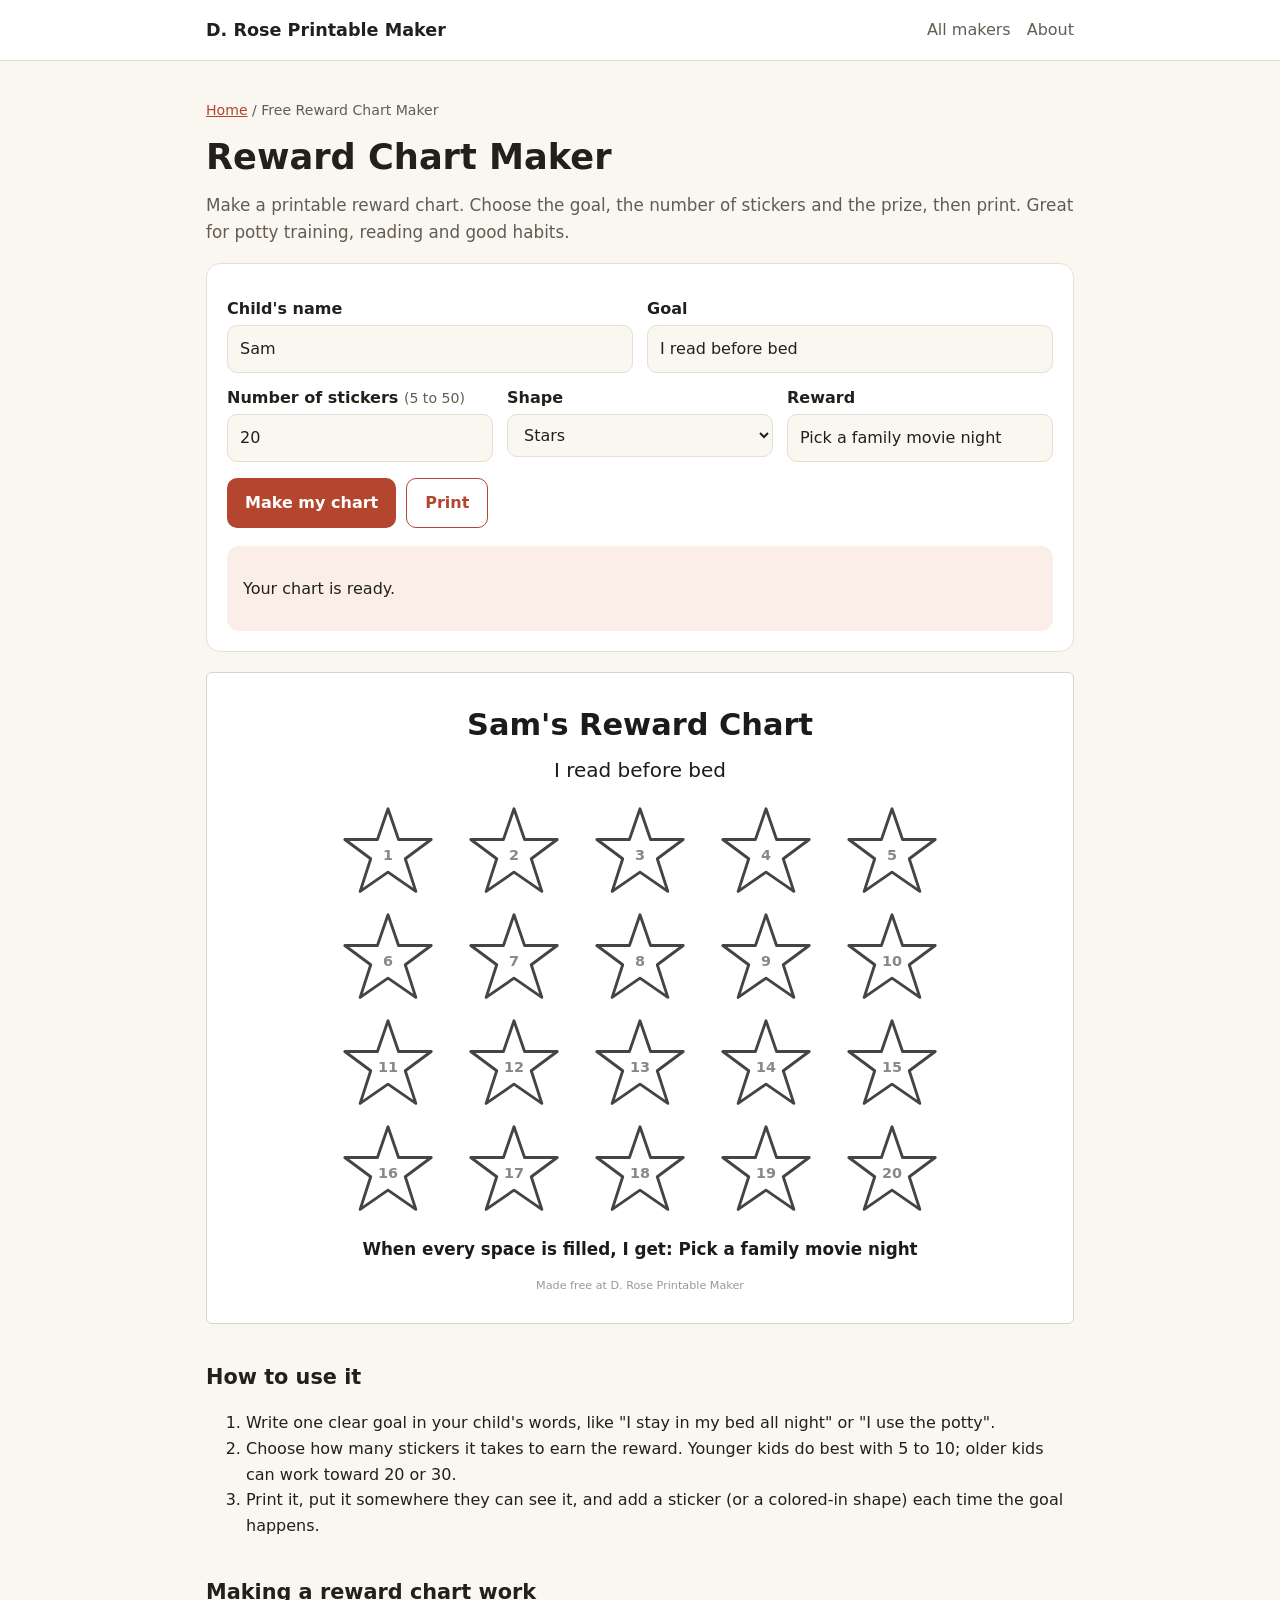
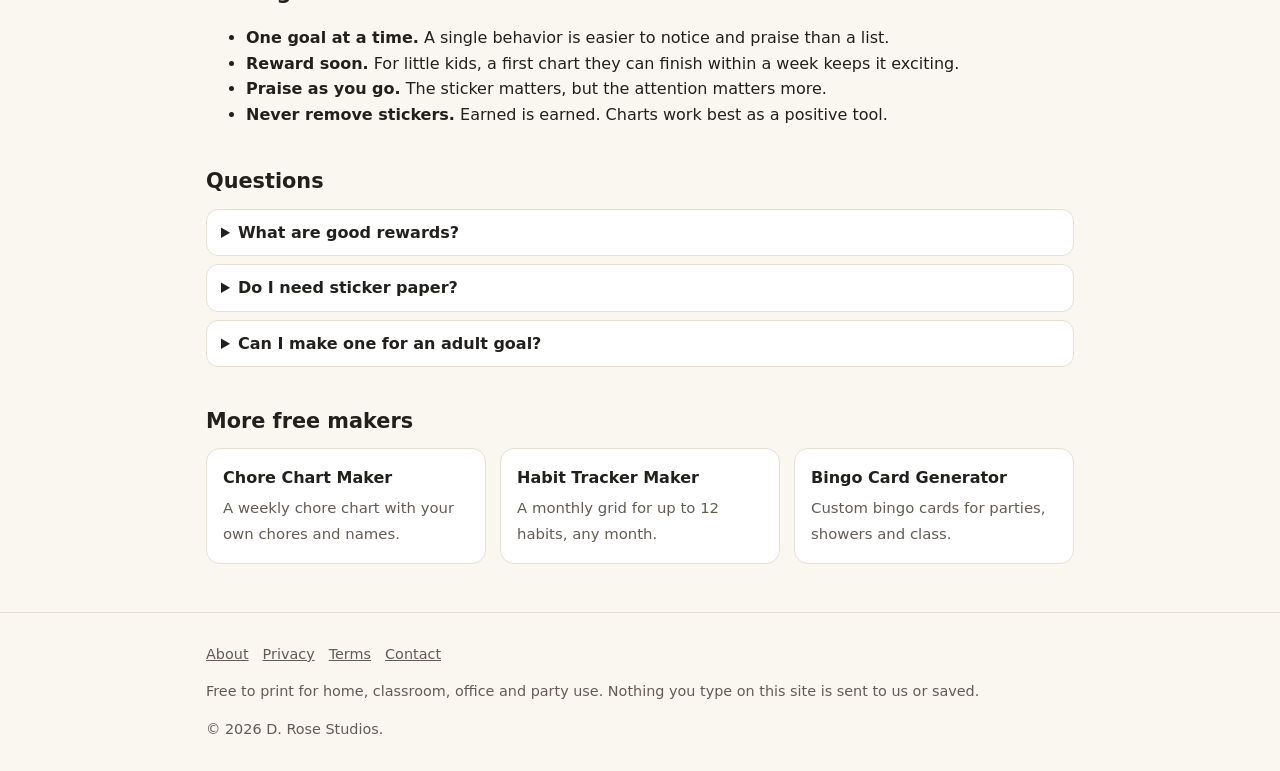
<file: reward-chart-maker.html>
<!doctype html>
<html lang="en"><head><meta charset="utf-8"><meta name="viewport" content="width=device-width,initial-scale=1">
<title>Free Reward Chart Maker: Printable Sticker Chart for Kids | D. Rose Printable Maker</title><meta name="description" content="Make a free printable reward chart. Choose the goal, the number of stickers and the prize, then print. Great for potty training, reading and good habits.">
<link rel="canonical" href="https://2vndjmv4cn-cloud.github.io/printable-maker/reward-chart-maker.html"><meta name="referrer" content="strict-origin-when-cross-origin">
<meta http-equiv="Content-Security-Policy" content="default-src 'self'; img-src 'self' data:; style-src 'self'; script-src 'self'; form-action 'none'; base-uri 'self'">
<meta property="og:title" content="Free Reward Chart Maker: Printable Sticker Chart for Kids | D. Rose Printable Maker"><meta property="og:description" content="Make a free printable reward chart. Choose the goal, the number of stickers and the prize, then print. Great for potty training, reading and good habits."><meta property="og:type" content="website"><meta property="og:url" content="https://2vndjmv4cn-cloud.github.io/printable-maker/reward-chart-maker.html">
<link rel="stylesheet" href="css/style.css"><script src="js/gen.js" defer></script><script src="js/makers.js" defer></script></head>
<body data-tool="reward"><a class="skip" href="#main">Skip to content</a>
<header class="site"><div class="wrap"><a class="brand" href="./">D. Rose Printable Maker</a><nav class="top" aria-label="Main"><a href="./#makers">All makers</a><a href="about.html">About</a></nav></div></header>
<main id="main" class="wrap"><p class="hint crumbs"><a href="./">Home</a> / Free Reward Chart Maker</p>
<h1>Reward Chart Maker</h1><p class="lead">Make a printable reward chart. Choose the goal, the number of stickers and the prize, then print. Great for potty training, reading and good habits.</p>
<form id="f" class="card" novalidate><div class="row"><div><label for="name">Child's name</label><input id="name" name="name" inputmode="text" value="Sam" maxlength="60" autocomplete="off"></div><div><label for="goal">Goal</label><input id="goal" name="goal" inputmode="text" value="I read before bed" maxlength="70" autocomplete="off"></div></div><div class="row"><div><label for="count">Number of stickers <span class=hint>(5 to 50)</span></label><input id="count" name="count" inputmode="numeric" value="20" maxlength="2" autocomplete="off"></div><div><label for="shape">Shape</label><select id="shape"><option value="star" selected>Stars</option><option value="circle">Circles</option><option value="heart">Hearts</option></select></div><div><label for="prize">Reward</label><input id="prize" name="prize" inputmode="text" value="Pick a family movie night" maxlength="70" autocomplete="off"></div></div><div class="actions"><button type="submit">Make my chart</button><button type="button" id="print" class="ghost" hidden>Print</button></div><div id="msg" class="results" aria-live="polite"></div></form>
<section id="sheets" class="sheets" aria-label="Preview"></section>
<h2>How to use it</h2><ol><li>Write one clear goal in your child's words, like "I stay in my bed all night" or "I use the potty".</li>
<li>Choose how many stickers it takes to earn the reward. Younger kids do best with 5 to 10; older kids can work toward 20 or 30.</li>
<li>Print it, put it somewhere they can see it, and add a sticker (or a colored-in shape) each time the goal happens.</li></ol>
<h2>Making a reward chart work</h2><ul><li><strong>One goal at a time.</strong> A single behavior is easier to notice and praise than a list.</li>
<li><strong>Reward soon.</strong> For little kids, a first chart they can finish within a week keeps it exciting.</li>
<li><strong>Praise as you go.</strong> The sticker matters, but the attention matters more.</li>
<li><strong>Never remove stickers.</strong> Earned is earned. Charts work best as a positive tool.</li></ul><h2>Questions</h2><details><summary>What are good rewards?</summary><p>Experiences often work better than toys: a trip to the park, choosing dinner, a later bedtime on Saturday or a movie night.</p></details><details><summary>Do I need sticker paper?</summary><p>No. Kids can color in each shape with a crayon or marker instead.</p></details><details><summary>Can I make one for an adult goal?</summary><p>Yes. Use it for workouts, no-spend days or anything you want to count.</p></details><h2>More free makers</h2><div class="grid"><a class="tile" href="chore-chart-maker.html"><strong>Chore Chart Maker</strong><span>A weekly chore chart with your own chores and names.</span></a><a class="tile" href="habit-tracker-maker.html"><strong>Habit Tracker Maker</strong><span>A monthly grid for up to 12 habits, any month.</span></a><a class="tile" href="bingo-card-generator.html"><strong>Bingo Card Generator</strong><span>Custom bingo cards for parties, showers and class.</span></a></div>
</main>
<footer class="site"><div class="wrap"><p><a href="about.html">About</a><a href="privacy.html">Privacy</a><a href="terms.html">Terms</a><a href="contact.html">Contact</a></p>
<p>Free to print for home, classroom, office and party use. Nothing you type on this site is sent to us or saved.</p>
<p>&copy; 2026 D. Rose Studios.</p></div></footer>
</body></html>
</file>
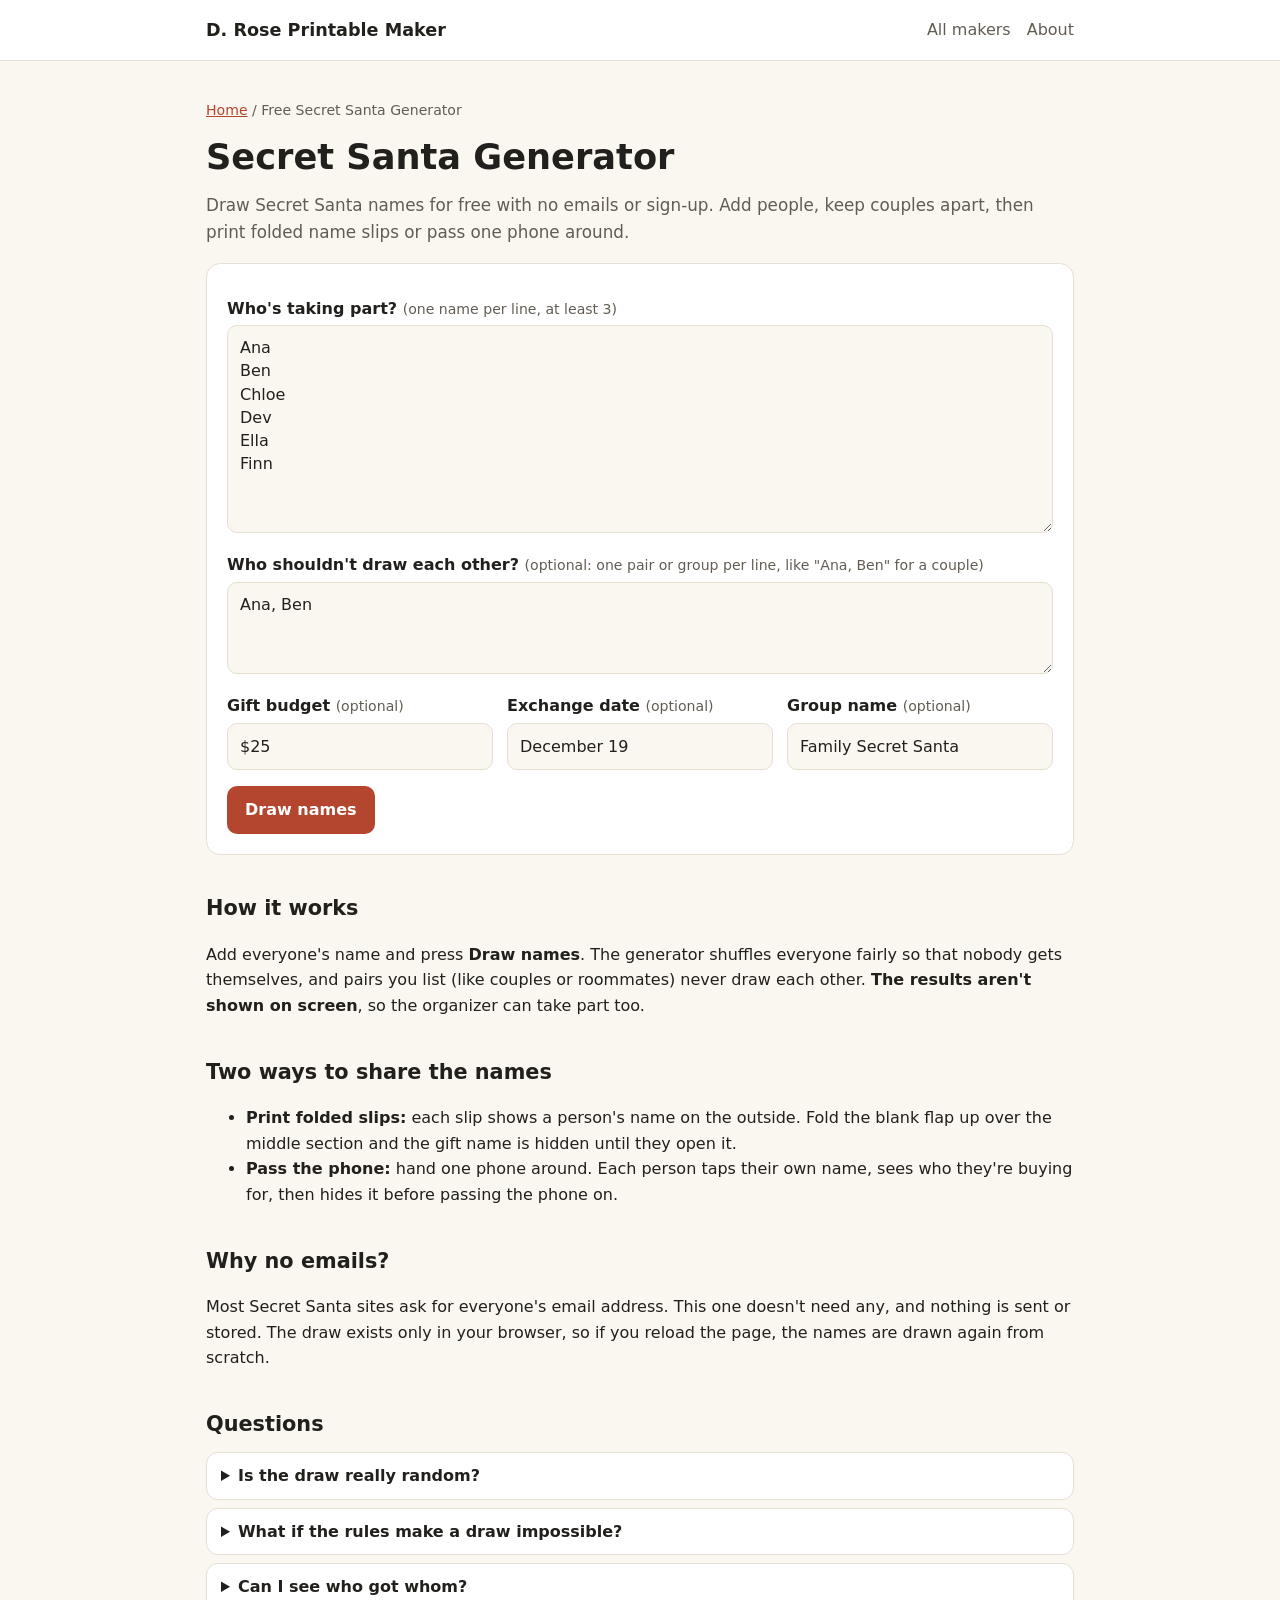
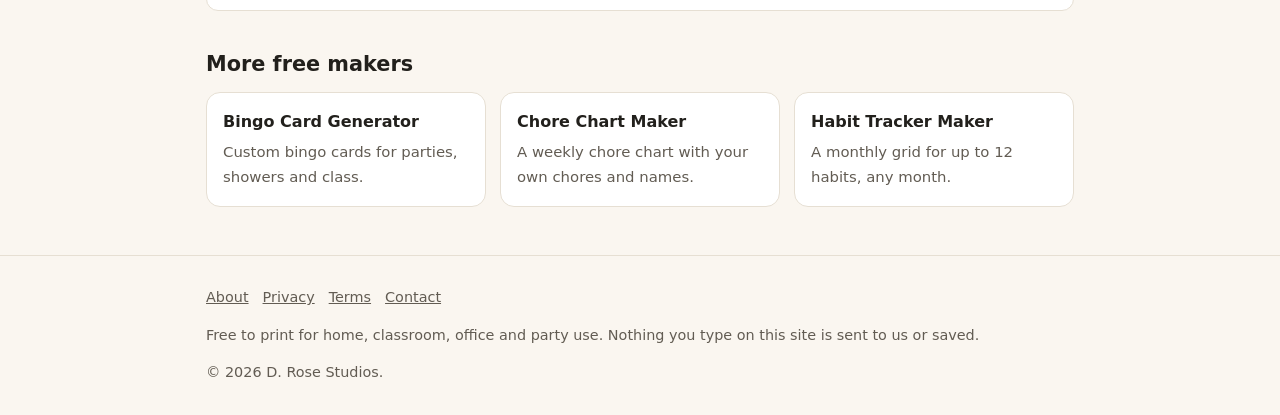
<file: secret-santa-generator.html>
<!doctype html>
<html lang="en"><head><meta charset="utf-8"><meta name="viewport" content="width=device-width,initial-scale=1">
<title>Free Secret Santa Generator: Draw Names With No Sign-Up | D. Rose Printable Maker</title><meta name="description" content="Draw Secret Santa names for free with no emails or sign-up. Add people, keep couples apart, then print folded name slips or pass one phone around.">
<link rel="canonical" href="https://2vndjmv4cn-cloud.github.io/printable-maker/secret-santa-generator.html"><meta name="referrer" content="strict-origin-when-cross-origin">
<meta http-equiv="Content-Security-Policy" content="default-src 'self'; img-src 'self' data:; style-src 'self'; script-src 'self'; form-action 'none'; base-uri 'self'">
<meta property="og:title" content="Free Secret Santa Generator: Draw Names With No Sign-Up | D. Rose Printable Maker"><meta property="og:description" content="Draw Secret Santa names for free with no emails or sign-up. Add people, keep couples apart, then print folded name slips or pass one phone around."><meta property="og:type" content="website"><meta property="og:url" content="https://2vndjmv4cn-cloud.github.io/printable-maker/secret-santa-generator.html">
<link rel="stylesheet" href="css/style.css"><script src="js/gen.js" defer></script><script src="js/makers.js" defer></script></head>
<body data-tool="santa"><a class="skip" href="#main">Skip to content</a>
<header class="site"><div class="wrap"><a class="brand" href="./">D. Rose Printable Maker</a><nav class="top" aria-label="Main"><a href="./#makers">All makers</a><a href="about.html">About</a></nav></div></header>
<main id="main" class="wrap"><p class="hint crumbs"><a href="./">Home</a> / Free Secret Santa Generator</p>
<h1>Secret Santa Generator</h1><p class="lead">Draw Secret Santa names for free with no emails or sign-up. Add people, keep couples apart, then print folded name slips or pass one phone around.</p>
<form id="f" class="card" novalidate><div><label for="names">Who's taking part? <span class=hint>(one name per line, at least 3)</span></label><textarea id="names" name="names" rows="8" autocomplete="off" spellcheck="true">Ana
Ben
Chloe
Dev
Ella
Finn</textarea></div><div><label for="rules">Who shouldn't draw each other? <span class=hint>(optional: one pair or group per line, like "Ana, Ben" for a couple)</span></label><textarea id="rules" name="rules" rows="3" autocomplete="off" spellcheck="true">Ana, Ben</textarea></div><div class="row"><div><label for="budget">Gift budget <span class=hint>(optional)</span></label><input id="budget" name="budget" inputmode="text" value="$25" maxlength="20" autocomplete="off"></div><div><label for="date">Exchange date <span class=hint>(optional)</span></label><input id="date" name="date" inputmode="text" value="December 19" maxlength="40" autocomplete="off"></div><div><label for="group">Group name <span class=hint>(optional)</span></label><input id="group" name="group" inputmode="text" value="Family Secret Santa" maxlength="50" autocomplete="off"></div></div><div class="actions"><button type="submit">Draw names</button><button type="button" id="print" class="ghost" hidden>Print</button></div><div id="msg" class="results" aria-live="polite"></div></form>
<section id="sheets" class="sheets" aria-label="Preview"></section>
<h2>How it works</h2><p>Add everyone's name and press <strong>Draw names</strong>. The generator shuffles everyone fairly so that nobody gets themselves, and pairs you list (like couples or roommates) never draw each other. <strong>The results aren't shown on screen</strong>, so the organizer can take part too.</p>
<h2>Two ways to share the names</h2><ul><li><strong>Print folded slips:</strong> each slip shows a person's name on the outside. Fold the blank flap up over the middle section and the gift name is hidden until they open it.</li>
<li><strong>Pass the phone:</strong> hand one phone around. Each person taps their own name, sees who they're buying for, then hides it before passing the phone on.</li></ul>
<h2>Why no emails?</h2><p>Most Secret Santa sites ask for everyone's email address. This one doesn't need any, and nothing is sent or stored. The draw exists only in your browser, so if you reload the page, the names are drawn again from scratch.</p><h2>Questions</h2><details><summary>Is the draw really random?</summary><p>Yes. It uses your browser's secure random number source. In our tests across thousands of draws, each person was equally likely to get each of the others.</p></details><details><summary>What if the rules make a draw impossible?</summary><p>The page tells you, for example if there are only three people and two of them can't draw each other. Remove a rule or add someone.</p></details><details><summary>Can I see who got whom?</summary><p>Not on screen, by design. If you need a record, print the slips and keep them folded until the exchange.</p></details><h2>More free makers</h2><div class="grid"><a class="tile" href="bingo-card-generator.html"><strong>Bingo Card Generator</strong><span>Custom bingo cards for parties, showers and class.</span></a><a class="tile" href="chore-chart-maker.html"><strong>Chore Chart Maker</strong><span>A weekly chore chart with your own chores and names.</span></a><a class="tile" href="habit-tracker-maker.html"><strong>Habit Tracker Maker</strong><span>A monthly grid for up to 12 habits, any month.</span></a></div>
</main>
<footer class="site"><div class="wrap"><p><a href="about.html">About</a><a href="privacy.html">Privacy</a><a href="terms.html">Terms</a><a href="contact.html">Contact</a></p>
<p>Free to print for home, classroom, office and party use. Nothing you type on this site is sent to us or saved.</p>
<p>&copy; 2026 D. Rose Studios.</p></div></footer>
</body></html>
</file>
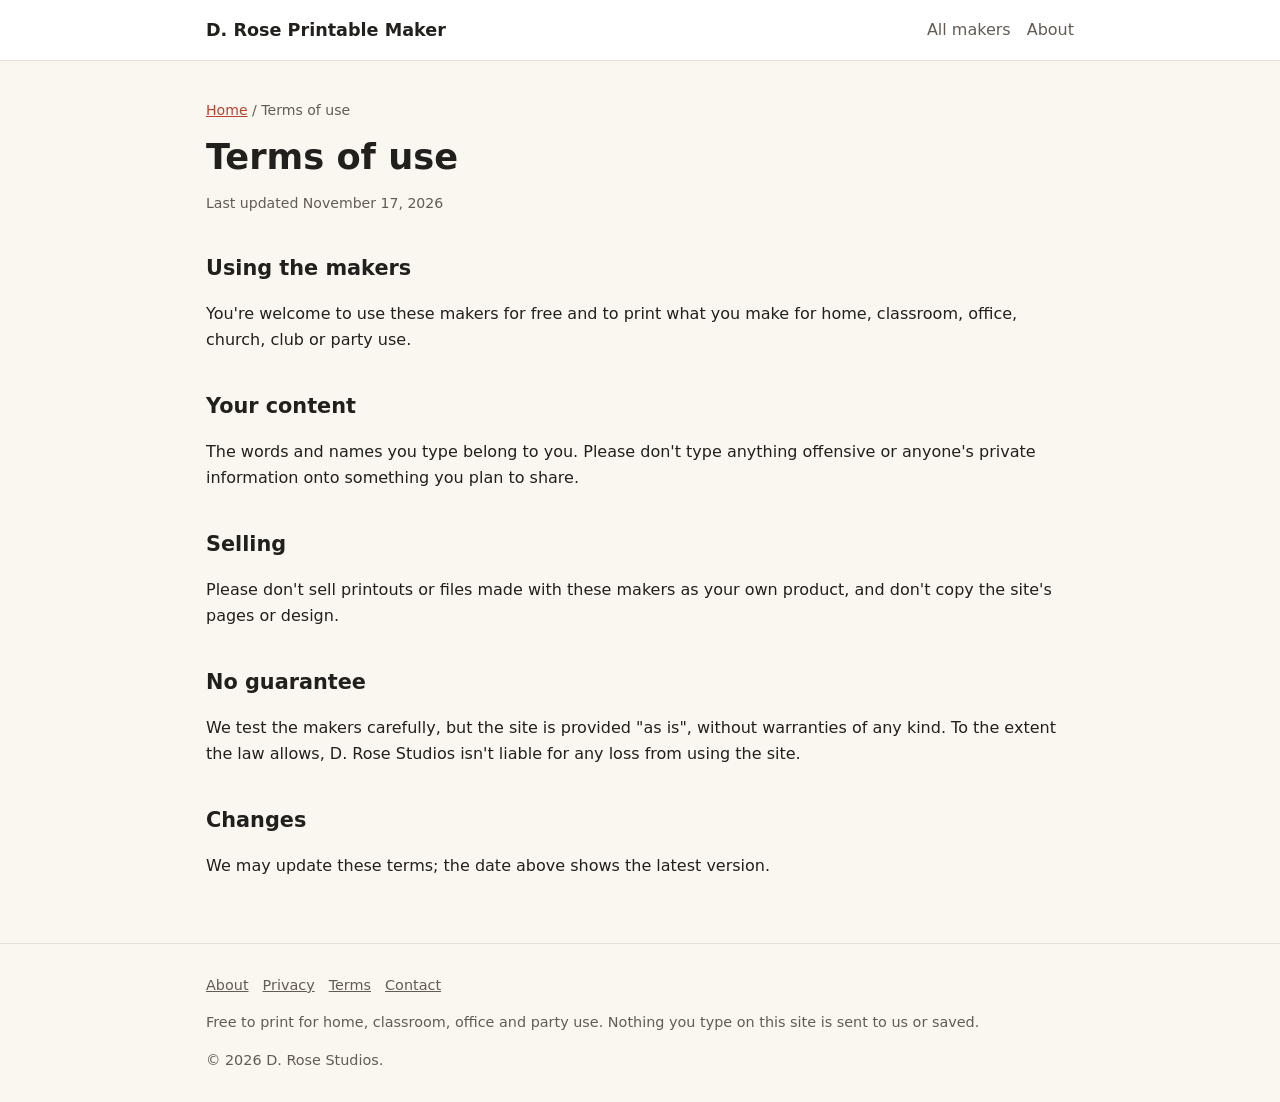
<file: terms.html>
<!doctype html>
<html lang="en"><head><meta charset="utf-8"><meta name="viewport" content="width=device-width,initial-scale=1">
<title>Terms of use | D. Rose Printable Maker</title><meta name="description" content="Terms of use for the free printable makers.">
<link rel="canonical" href="https://2vndjmv4cn-cloud.github.io/printable-maker/terms.html"><meta name="referrer" content="strict-origin-when-cross-origin">
<meta http-equiv="Content-Security-Policy" content="default-src 'self'; img-src 'self' data:; style-src 'self'; script-src 'self'; form-action 'none'; base-uri 'self'">
<meta property="og:title" content="Terms of use | D. Rose Printable Maker"><meta property="og:description" content="Terms of use for the free printable makers."><meta property="og:type" content="website"><meta property="og:url" content="https://2vndjmv4cn-cloud.github.io/printable-maker/terms.html">
<link rel="stylesheet" href="css/style.css"></head>
<body><a class="skip" href="#main">Skip to content</a>
<header class="site"><div class="wrap"><a class="brand" href="./">D. Rose Printable Maker</a><nav class="top" aria-label="Main"><a href="./#makers">All makers</a><a href="about.html">About</a></nav></div></header>
<main id="main" class="wrap"><p class="hint crumbs"><a href="./">Home</a> / Terms of use</p>
<h1>Terms of use</h1><p class="hint">Last updated November 17, 2026</p>
<h2>Using the makers</h2><p>You're welcome to use these makers for free and to print what you make for home, classroom, office, church, club or party use.</p>
<h2>Your content</h2><p>The words and names you type belong to you. Please don't type anything offensive or anyone's private information onto something you plan to share.</p>
<h2>Selling</h2><p>Please don't sell printouts or files made with these makers as your own product, and don't copy the site's pages or design.</p>
<h2>No guarantee</h2><p>We test the makers carefully, but the site is provided "as is", without warranties of any kind. To the extent the law allows, D. Rose Studios isn't liable for any loss from using the site.</p>
<h2>Changes</h2><p>We may update these terms; the date above shows the latest version.</p>
</main>
<footer class="site"><div class="wrap"><p><a href="about.html">About</a><a href="privacy.html">Privacy</a><a href="terms.html">Terms</a><a href="contact.html">Contact</a></p>
<p>Free to print for home, classroom, office and party use. Nothing you type on this site is sent to us or saved.</p>
<p>&copy; 2026 D. Rose Studios.</p></div></footer>
</body></html>
</file>
<file: css/style.css>
:root{--bg:#faf6f0;--card:#fff;--ink:#22201c;--muted:#625c53;--line:#e6dfd3;--acc:#b4462f;--acc-ink:#fff;--soft:#fbeee9;--bad:#a23b3b}
@media (prefers-color-scheme:dark){:root{--bg:#17150f;--card:#211e18;--ink:#ece7de;--muted:#aba396;--line:#352f26;--acc:#ec8a6f;--acc-ink:#1a0f0b;--soft:#2c211c;--bad:#e58a8a}}
*{box-sizing:border-box}
html{-webkit-text-size-adjust:100%}
body{margin:0;background:var(--bg);color:var(--ink);font:16px/1.6 system-ui,-apple-system,"Segoe UI",Roboto,Arial,sans-serif}
a{color:var(--acc)}
a:focus-visible,button:focus-visible,input:focus-visible,select:focus-visible,textarea:focus-visible{outline:3px solid var(--acc);outline-offset:2px}
.skip{position:absolute;left:-999px}.skip:focus{left:16px;top:8px;background:var(--card);padding:8px 12px;z-index:9}
header.site{background:var(--card);border-bottom:1px solid var(--line)}
header.site .wrap{display:flex;align-items:center;justify-content:space-between;gap:12px;flex-wrap:wrap}
.brand{font-weight:800;text-decoration:none;color:var(--ink);font-size:1.1rem}
nav.top a{margin-left:16px;text-decoration:none;color:var(--muted)}
.wrap{max-width:900px;margin:0 auto;padding:16px}
main.wrap{padding-top:24px;padding-bottom:48px}
h1{font-size:clamp(1.6rem,4vw,2.2rem);line-height:1.2;margin:.2em 0 .4em}
h2{font-size:1.3rem;margin:1.8em 0 .5em}
.lead{color:var(--muted);font-size:1.05rem;margin-top:0}
.card{background:var(--card);border:1px solid var(--line);border-radius:14px;padding:20px;margin:16px 0}
.grid{display:grid;grid-template-columns:repeat(auto-fill,minmax(240px,1fr));gap:14px}
.tile{display:block;background:var(--card);border:1px solid var(--line);border-radius:14px;padding:16px;text-decoration:none;color:var(--ink)}
.tile:hover{border-color:var(--acc)}
.tile strong{display:block;margin-bottom:4px}.tile span{color:var(--muted);font-size:.93rem}
label{display:block;font-weight:600;margin:12px 0 4px}
label.check{display:flex;gap:8px;align-items:center;font-weight:600;margin-top:44px}
label.check input{width:auto;margin:0}
.hint{font-weight:400;color:var(--muted);font-size:.88rem}
input,select,textarea{width:100%;padding:10px 12px;border:1px solid var(--line);border-radius:10px;background:var(--bg);color:var(--ink);font:inherit}
textarea{resize:vertical;line-height:1.45}
.row{display:grid;grid-template-columns:repeat(auto-fit,minmax(200px,1fr));gap:0 14px}
.actions{display:flex;gap:10px;flex-wrap:wrap}
button{background:var(--acc);color:var(--acc-ink);border:0;border-radius:10px;padding:11px 18px;font:inherit;font-weight:700;cursor:pointer;margin-top:16px}
button.ghost{background:transparent;color:var(--acc);border:1px solid var(--acc)}
button:disabled{opacity:.45;cursor:default}
.results{background:var(--soft);border-radius:12px;padding:14px 16px;margin-top:18px}
.results:empty{display:none}
.err{color:var(--bad);font-weight:600}
.note{font-size:.9rem;color:var(--muted);border-left:3px solid var(--line);padding-left:12px}
.shop{border:1px dashed var(--acc);border-radius:12px;padding:14px 16px;margin:24px 0}
.shop small{display:block;color:var(--muted)}
footer.site{border-top:1px solid var(--line);color:var(--muted);font-size:.9rem}
footer.site a{color:var(--muted);margin-right:14px}
details{background:var(--card);border:1px solid var(--line);border-radius:12px;padding:10px 14px;margin:8px 0}
summary{cursor:pointer;font-weight:600}

/* Pass-the-phone reveal */
.people{display:flex;flex-wrap:wrap;gap:8px}
.people button{margin:0}
.reveal{background:var(--card);border:2px solid var(--acc);border-radius:14px;padding:20px;text-align:center;margin-top:14px}
.reveal .who{font-size:1.8rem;font-weight:800;margin:6px 0}

/* ---------- Printable sheets (always black on white, even in dark mode) ---------- */
.sheets:empty{display:none}
.sheets{margin:20px 0}
.sheets .more{color:var(--muted);font-size:.95rem}
.sheet{background:#fff;color:#1b1b1b;border:1px solid #d9d4cb;border-radius:6px;padding:28px;margin:0 0 18px;overflow-x:auto;font-family:system-ui,-apple-system,"Segoe UI",Roboto,Arial,sans-serif}
.sheet h2{margin:0 0 4px;font-size:1.9rem;text-align:center;color:#1b1b1b}
.sheet .sub{text-align:center;color:#555;margin:0 0 18px}
.sheet table{width:100%;border-collapse:collapse}
.sheet th,.sheet td{border:1.5px solid #333;padding:8px 6px;text-align:center}
.sheet th{background:#f1ece4;font-size:.85rem}
.sheet td.label,.sheet th.label{text-align:left;font-weight:600;min-width:150px}
.sheet .box{display:inline-block;width:22px;height:22px;border:1.5px solid #777;border-radius:4px}
.sheet .foot{margin:18px 0 0;text-align:center;font-weight:600;font-size:1.05rem}
.sheet .credit{margin:14px 0 0;text-align:center;color:#999;font-size:.7rem}
/* habit grid */
.sheet.habit table{table-layout:fixed;min-width:760px}
.sheet.habit tr:first-child th.label{width:20%}
.sheet.habit th,.sheet.habit td{padding:4px 1px;font-size:.72rem}
.sheet.habit td.label,.sheet.habit th.label{font-size:.85rem;min-width:140px;padding-left:6px}
.sheet.habit th.we{background:#e4ddd1}
.sheet.habit td.cell{width:2.6%;height:30px}
/* reward chart */
.sheet .goal{text-align:center;font-size:1.25rem;margin:4px 0 18px}
.shapes{display:grid;grid-template-columns:repeat(5,1fr);gap:10px;justify-items:center;max-width:620px;margin:0 auto}
.shapes svg{width:100%;max-width:96px;height:auto}
.shapes text{font:600 15px system-ui,sans-serif;fill:#888}
/* bingo */
.sheet.bingo table{table-layout:fixed;max-width:640px;margin:0 auto}
.sheet.bingo th{font-size:2rem;background:#fff;border:0;padding:4px 0}
.sheet.bingo td{height:110px;font-size:.92rem;line-height:1.25;word-break:break-word;padding:6px}
.sheet.bingo td.free{font-weight:800;font-size:1.2rem;background:#f1ece4}
/* secret santa slips: hidden on screen, printed only */
.print-only,.sheet.later{display:none}
.slips{display:grid;grid-template-columns:1fr 1fr;gap:14px}
.slip{border:1.5px dashed #666;break-inside:avoid}
.slip > div{height:1.3in;padding:10px 14px;display:flex;flex-direction:column;justify-content:center;text-align:center}
.slip .fold{border-top:1.5px dashed #999}
.slip .to{font-size:1.15rem;font-weight:700}
.slip .gift{font-size:1.35rem;font-weight:800}
.slip .small{font-size:.8rem;color:#555}

@media (max-width:640px){
  .sheet{padding:14px}
  .sheet h2{font-size:1.4rem}
  .shapes{grid-template-columns:repeat(4,1fr)}
  .sheet.bingo td{height:70px;font-size:.7rem;padding:3px}
  .sheet.bingo th{font-size:1.4rem}
}

@page{margin:12mm}
@page wide{size:landscape;margin:10mm}
@media print{
  body{background:#fff}
  header.site,footer.site,main > *:not(.sheets),.sheets .more{display:none !important}
  main.wrap{max-width:none;padding:0}
  .sheets{margin:0}
  .print-only,.sheet.later{display:block}
  .screen-only{display:none !important}
  .sheet{border:0;border-radius:0;padding:0;margin:0;overflow:visible;break-after:page}
  .sheet:last-child{break-after:auto}
  body[data-tool="habit"]{page:wide}
  .sheet .box{width:26px;height:26px}
  .sheet:not(.habit):not(.bingo) td{padding:16px 6px}
  .sheet.habit td{height:46px}
  .shapes{gap:22px 10px}
  .sheet.bingo td{height:1.25in;font-size:11pt}
  .sheet.bingo td.free{font-size:14pt}
  .sheet th{-webkit-print-color-adjust:exact;print-color-adjust:exact}
}
</file>
